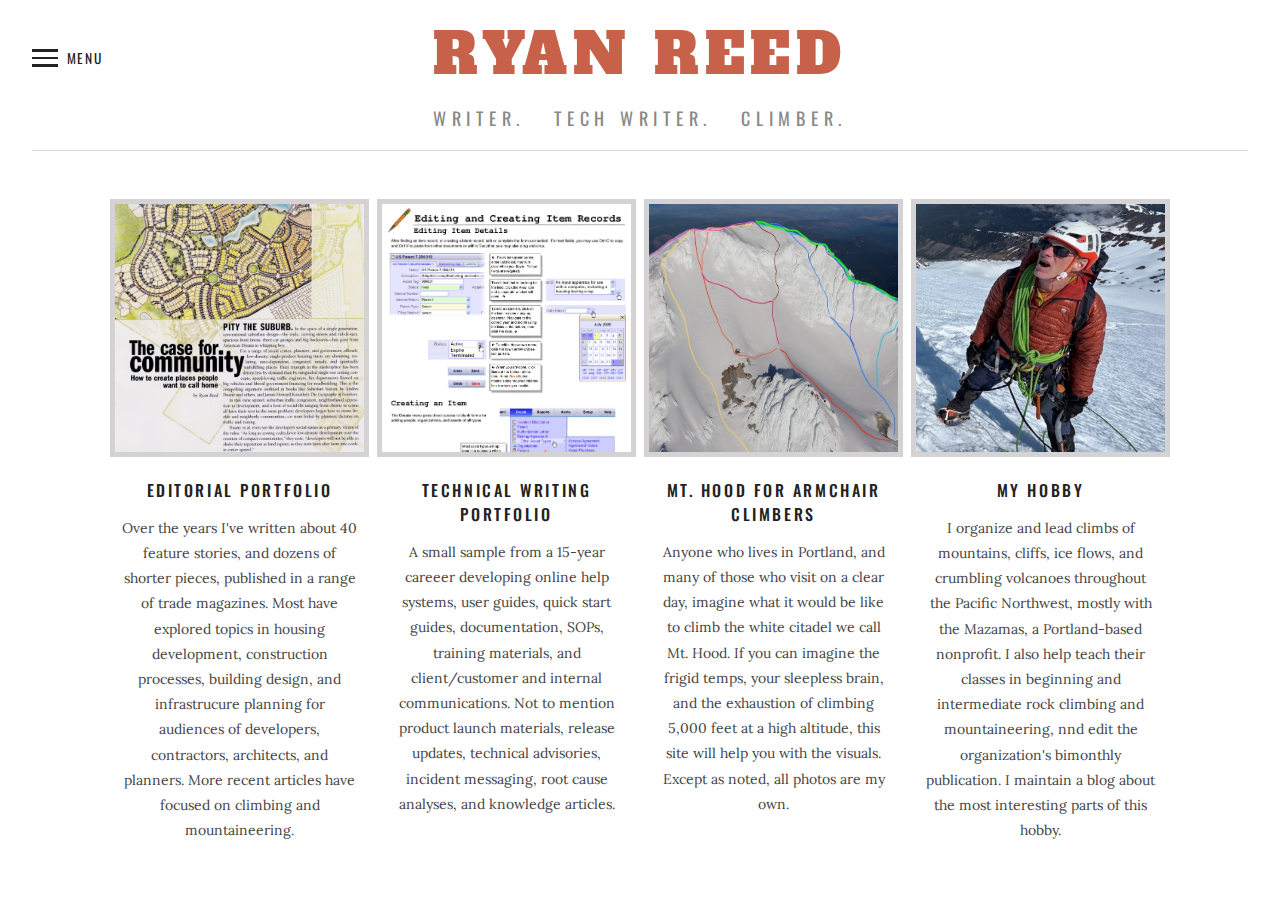
<file: index.html>
<!doctype html>
<html lang="en">
  <head>
    <meta charset="UTF-8" />
    <meta name="viewport" content="width=device-width, initial-scale=1.0" />
    <title>Ryan Reed - Portfolio</title>
    <link rel="preconnect" href="https://fonts.googleapis.com" />
    <link rel="preconnect" href="https://fonts.gstatic.com" crossorigin />
    <link
      href="https://fonts.googleapis.com/css2?family=Alfa+Slab+One&family=Oswald:wght@400;500&family=Lora:ital,wght@0,400;1,400&display=swap"
      rel="stylesheet"
    />
    <style>
      *,
      *::before,
      *::after {
        box-sizing: border-box;
        margin: 0;
        padding: 0;
      }

      :root {
        --white: #ffffff;
        --mid-gray: #888;
        --dark: #222;
        --salmon: #c8614a;
        --menu-bg: #888888;
      }

      body {
        background: var(--white);
        color: var(--dark);
        font-family: "Lora", Georgia, serif;
        min-height: 100vh;
      }

      /* ── HEADER ── */
      header {
        background: var(--white);
        padding: 1.5rem 2rem 0;
      }

      .header-top {
        display: flex;
        align-items: center;
        justify-content: center;
        position: relative;
        padding-bottom: 0.4rem;
      }

      .hamburger-wrap {
        position: absolute;
        left: 0;
        top: 50%;
        transform: translateY(-50%);
        display: flex;
        align-items: center;
        gap: 0.55rem;
        cursor: pointer;
        background: none;
        border: none;
        padding: 0;
      }
      .bars {
        display: flex;
        flex-direction: column;
        gap: 5px;
      }
      .bars span {
        display: block;
        width: 26px;
        height: 2.5px;
        background: var(--dark);
        transition: all 0.3s ease;
        transform-origin: center;
      }
      .hamburger-wrap.open .bars span:nth-child(1) {
        transform: translateY(7.5px) rotate(45deg);
      }
      .hamburger-wrap.open .bars span:nth-child(2) {
        opacity: 0;
      }
      .hamburger-wrap.open .bars span:nth-child(3) {
        transform: translateY(-7.5px) rotate(-45deg);
      }

      .menu-label {
        font-family: "Oswald", sans-serif;
        font-size: 0.85rem;
        font-weight: 400;
        letter-spacing: 0.12em;
        text-transform: uppercase;
        color: var(--dark);
      }

      h1 {
        font-family: "Alfa Slab One", serif;
        font-size: clamp(2rem, 7vw, 3.5rem);
        font-weight: 200;
        color: var(--salmon);
        letter-spacing: 0.1em;
        text-align: center;
        line-height: 1.1;
      }

      .tagline {
        text-align: center;
        font-family: "Oswald", sans-serif;
        font-size: 1.12rem;
        font-weight: 400;
        letter-spacing: 0.32em;
        text-transform: uppercase;
        color: var(--mid-gray);
        padding: 0.8rem 0 1.2rem;
      }

      .header-rule {
        border: none;
        border-top: 1px solid #ddd;
      }

      /* ── DROPDOWN NAV ── */
      .nav-menu {
        background: var(--menu-bg);
        overflow: hidden;
        max-height: 0;
        transition: max-height 0.35s ease;
      }
      .nav-menu.open {
        max-height: 56px;
      }

      .nav-menu-inner {
        display: flex;
        align-items: center;
        padding: 0 2rem;
        height: 52px;
      }
      .nav-menu a {
        font-family: "Oswald", sans-serif;
        font-size: 0.78rem;
        font-weight: 400;
        letter-spacing: 0.12em;
        text-transform: uppercase;
        color: #fff;
        text-decoration: none;
        padding: 0 1.4rem;
        height: 52px;
        display: flex;
        align-items: center;
        white-space: nowrap;
        transition: background 0.2s;
      }
      .nav-menu a:hover {
        background: rgba(0, 0, 0, 0.15);
      }

      /* Mobile stacked */
      @media (max-width: 680px) {
        .nav-menu.open {
          max-height: 220px;
        }
        .nav-menu-inner {
          flex-direction: column;
          height: auto;
          padding: 0;
        }
        .nav-menu a {
          width: 100%;
          padding: 0 2rem;
          height: 50px;
          border-bottom: 1px solid rgba(255, 255, 255, 0.1);
        }
      }

      /* ── MAIN ── */
      main {
        max-width: 1100px;
        margin: 0 auto;
        padding: 3rem 2rem 5rem;
      }

      .portfolio-grid {
        display: grid;
        grid-template-columns: repeat(4, 1fr);
        gap: 2rem;
      }

      .card a {
        display: block;
        text-decoration: none;
      }

      .card-img {
        width: 110%;
        margin-left: -5%;
        aspect-ratio: 1 / 1;
        object-fit: cover;
        display: block;
        border: 5px solid #d4d2d2;
      }

      /* Placeholder when no real image */
      .card-placeholder {
        width: 100%;
        aspect-ratio: 4 / 3;
        display: flex;
        align-items: center;
        justify-content: center;
      }

      .card-title {
        font-family: "Oswald", sans-serif;
        font-size: 1rem;
        font-weight: 500;
        letter-spacing: 0.16em;
        text-transform: uppercase;
        text-align: center;
        color: var(--dark);
        margin: 1.3rem 0 0.85rem;
        line-height: 1.5;
      }

      .card-body {
        font-family: "Lora", serif;
        font-size: 0.875rem;
        line-height: 1.8;
        color: #444;
        text-align: center;
      }

      /* Responsive */
      @media (max-width: 900px) {
        .portfolio-grid {
          grid-template-columns: repeat(2, 1fr);
        }
      }
      @media (max-width: 520px) {
        .portfolio-grid {
          grid-template-columns: 1fr;
        }
        h1 {
          font-size: 2.4rem;
        }
      }
    </style>
  </head>
  <body>
    <!-- HEADER -->
    <header>
      <div class="header-top">
        <button
          class="hamburger-wrap"
          id="hamburger"
          aria-label="Toggle navigation menu"
        >
          <div class="bars"><span></span><span></span><span></span></div>
          <span class="menu-label">Menu</span>
        </button>
        <h1>RYAN REED</h1>
      </div>
      <p class="tagline">
        Writer.&nbsp;&nbsp;&nbsp;Tech Writer.&nbsp;&nbsp;&nbsp;Climber.
      </p>
      <hr class="header-rule" />
    </header>

    <!-- DROPDOWN NAV -->
    <nav class="nav-menu" id="navMenu" aria-label="Main navigation">
      <div class="nav-menu-inner">
        <a href="#">Editorial Work</a>
        <a href="#">Tech Writing</a>
        <a href="#">Mt. Hood Demo Site</a>
        <a href="#">Climbing Blog</a>
      </div>
    </nav>

    <!-- PORTFOLIO -->
    <main>
      <div class="portfolio-grid">
        <!-- Card 1 -->
        <div class="card">
          <a href="https://www.clippings.me/ryanrreed">
            <img
              class="card-img"
              src="images/Case_660sq.jpg"
              alt="Editorial Portfolio"
            />
          </a>
          <h2 class="card-title">Editorial Portfolio</h2>
          <p class="card-body">
            Over the years I've written about 40 feature stories, and dozens of
            shorter pieces, published in a range of trade magazines. Most have
            explored topics in housing development, construction processes,
            building design, and infrastrucure planning for audiences of
            developers, contractors, architects, and planners. More recent
            articles have focused on climbing and mountaineering.
          </p>
        </div>

        <!-- Card 2 -->
        <div class="card">
          <a href="https://ryanreed.journoportfolio.com/">
            <img
              class="card-img"
              src="images/Decphr_EditRec580.jpg"
              alt="Technical Writing Portfolio"
            />
          </a>
          <h2 class="card-title">Technical Writing<br />Portfolio</h2>
          <p class="card-body">
            A small sample from a 15-year careeer developing online help
            systems, user guides, quick start guides, documentation, SOPs,
            training materials, and client/customer and internal communications.
            Not to mention product launch materials, release updates, technical
            advisories, incident messaging, root cause analyses, and knowledge
            articles.
          </p>
        </div>

        <!-- Card 3 -->
        <div class="card">
          <a href="./Hood/Hoodx2_v5.html">
            <img
              class="card-img"
              src="images/HdSumm_625.jpeg"
              alt="Mt. Hood for Armchair Climbers"
            />
          </a>
          <h2 class="card-title">Mt. Hood for Armchair<br />Climbers</h2>
          <p class="card-body">
            Anyone who lives in Portland, and many of those who visit on a clear
            day, imagine what it would be like to climb the white citadel we
            call Mt. Hood. If you can imagine the frigid temps, your sleepless
            brain, and the exhaustion of climbing 5,000 feet at a high altitude,
            this site will help you with the visuals. Except as noted, all
            photos are my own.
          </p>
        </div>

        <!-- Card 4 -->
        <div class="card">
          <a href="https://ryanreedpnw.wordpress.com/">
            <img class="card-img" src="images/RR_Baker4.JPG" alt="My Hobby" />
          </a>
          <h2 class="card-title">My Hobby</h2>
          <p class="card-body">
            I organize and lead climbs of mountains, cliffs, ice flows, and
            crumbling volcanoes throughout the Pacific Northwest, mostly with
            the Mazamas, a Portland-based nonprofit. I also help teach their
            classes in beginning and intermediate rock climbing and
            mountaineering, nnd edit the organization's bimonthly publication. I
            maintain a blog about the most interesting parts of this hobby.
          </p>
        </div>
      </div>
    </main>

    <script>
      const hamburger = document.getElementById("hamburger");
      const navMenu = document.getElementById("navMenu");

      hamburger.addEventListener("click", () => {
        hamburger.classList.toggle("open");
        navMenu.classList.toggle("open");
      });

      navMenu.querySelectorAll("a").forEach((link) => {
        link.addEventListener("click", () => {
          hamburger.classList.remove("open");
          navMenu.classList.remove("open");
        });
      });
    </script>
  </body>
</html>
</file>
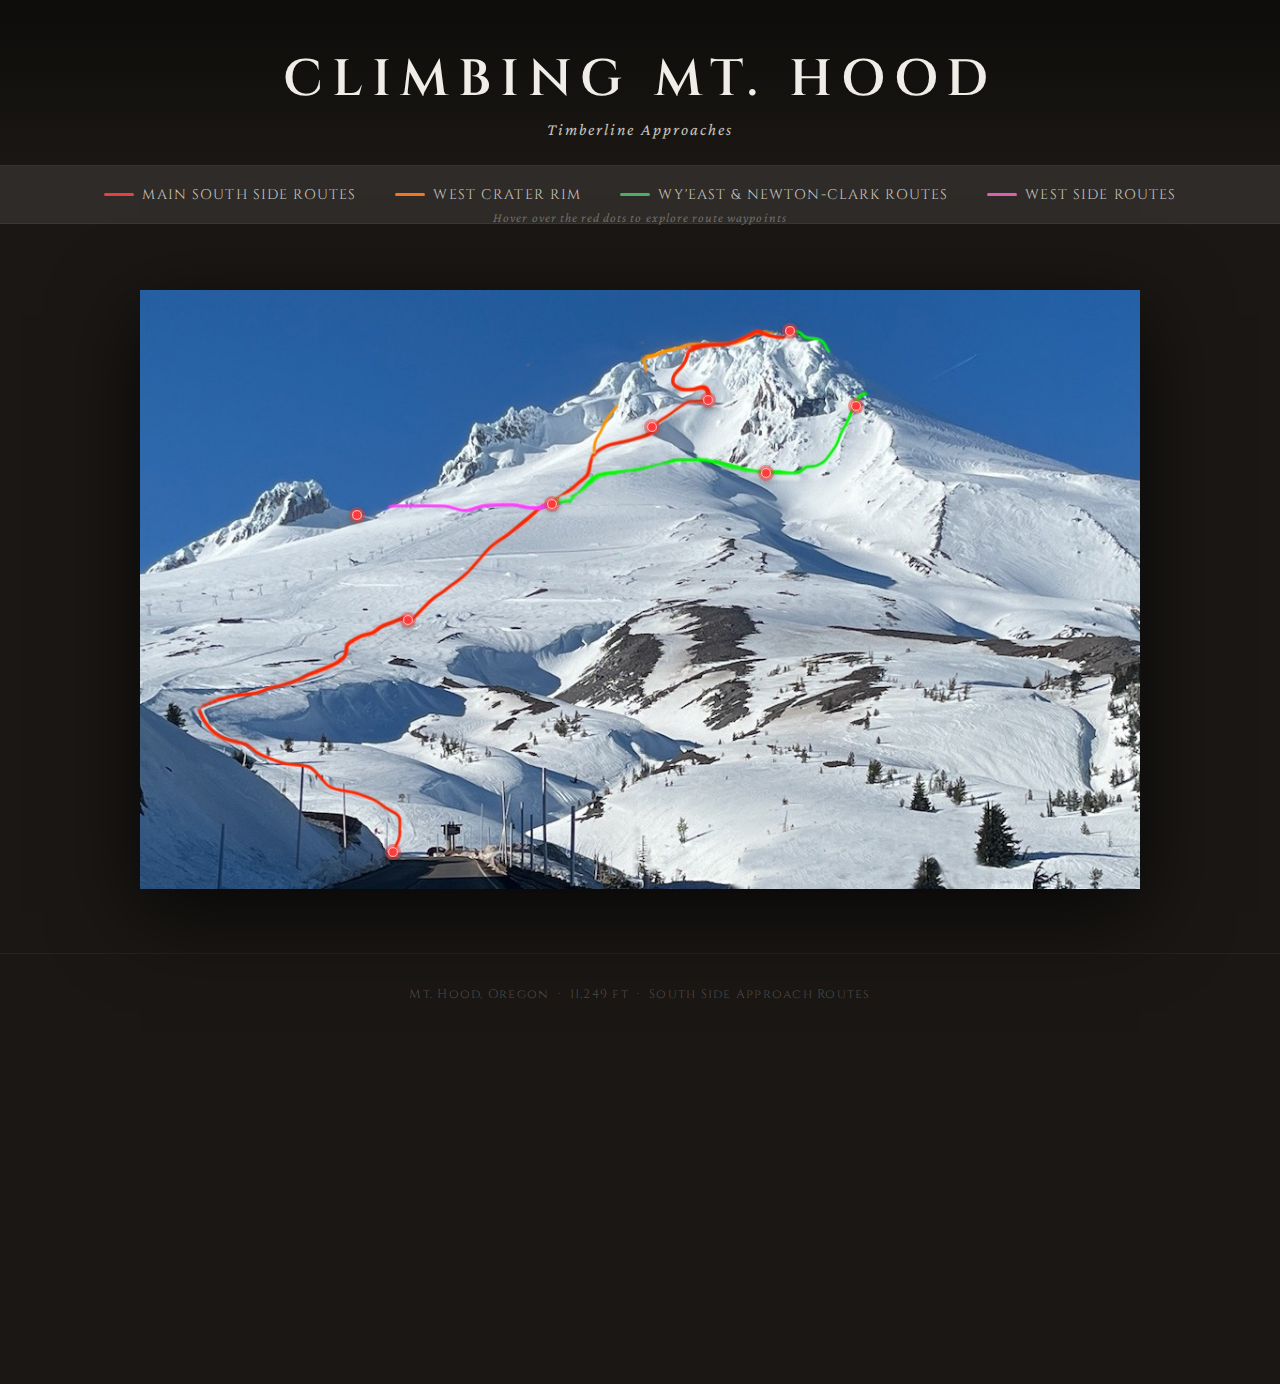
<file: Hood/HoodSouthSide.html>
<!doctype html>
<html lang="en">
  <head>
    <meta charset="UTF-8" />
    <meta name="viewport" content="width=device-width, initial-scale=1.0" />
    <title>Cimbing Mt. Hood</title>
    <link rel="preconnect" href="https://fonts.googleapis.com" />
    <link
      href="https://fonts.googleapis.com/css2?family=Cinzel:wght@400;600;700&family=Crimson+Pro:ital,wght@0,300;0,400;1,300;1,400&display=swap"
      rel="stylesheet"
    />
    <style>
      *,
      *::before,
      *::after {
        box-sizing: border-box;
        margin: 0;
        padding: 0;
      }

      :root {
        --stone: #1a1714;
        --ash: #2e2b28;
        --mist: #c8c4bc;
        --snow: #f0ede8;
        --gold: #c9a84c;
        --red: #e84040;
        --orange: #f07820;
        --green: #4caf6a;
        --pink: #e060b0;
        --dot-size: 10px;
      }

      html,
      body {
        width: 100%;
        min-height: 100vh;
        background: var(--stone);
        color: var(--snow);
        font-family: "Crimson Pro", Georgia, serif;
        overflow-x: hidden;
      }

      /* ── Header ── */
      header {
        text-align: center;
        padding: 2.8rem 1rem 1.6rem;
        background: linear-gradient(to bottom, #0d0c0a, var(--stone));
        border-bottom: 1px solid rgba(201, 168, 76, 0.25);
      }
      header h1 {
        font-family: "Cinzel", serif;
        font-size: clamp(1.8rem, 4vw, 3.2rem);
        font-weight: 600;
        letter-spacing: 0.18em;
        color: var(--snow);
        text-transform: uppercase;
      }
      header p.sub {
        font-size: 1.05rem;
        color: var(--mist);
        letter-spacing: 0.12em;
        margin-top: 0.4rem;
        font-style: italic;
      }

      /* ── Legend ── */
      .legend {
        display: flex;
        flex-wrap: wrap;
        justify-content: center;
        gap: 1.2rem 2.4rem;
        padding: 1.2rem 1rem;
        background: var(--ash);
        border-bottom: 1px solid rgba(255, 255, 255, 0.06);
      }
      .legend-item {
        display: flex;
        align-items: center;
        gap: 0.55rem;
        font-size: 0.88rem;
        letter-spacing: 0.08em;
        color: var(--mist);
        text-transform: uppercase;
        font-family: "Cinzel", serif;
        font-weight: 400;
      }
      .legend-line {
        width: 30px;
        height: 3px;
        border-radius: 2px;
      }

      /* ── Map container ── */
      .map-wrap {
        position: relative;
        display: flex;
        justify-content: center;
        align-items: flex-start;
        padding: 3rem 1rem 4rem;
      }
      .map-inner {
        position: relative;
        display: inline-block;
        line-height: 0;
        box-shadow: 0 24px 80px rgba(0, 0, 0, 0.7);
      }
      .map-inner img {
        display: block;
        max-width: 100%;
        height: auto;
        /* natural size cap so dots stay proportionally placed */
        max-width: min(1000px, 100vw - 2rem);
      }

      /* ── Hotspot dots ── */
      .hotspot {
        position: absolute;
        width: var(--dot-size);
        height: var(--dot-size);
        border-radius: 50%;
        background: #ff3a3a;
        border: 1.5px solid #fff;
        box-shadow:
          0 0 0 3px rgba(255, 58, 58, 0.45),
          0 2px 8px rgba(0, 0, 0, 0.6);
        transform: translate(-50%, -50%);
        cursor: pointer;
        z-index: 10;
        transition:
          transform 0.18s,
          box-shadow 0.18s;
      }
      .hotspot:hover,
      .hotspot:focus {
        transform: translate(-50%, -50%) scale(0.8);
        box-shadow:
          0 0 0 5px rgba(255, 58, 58, 0.55),
          0 4px 10px rgba(0, 0, 0, 0.7);
        outline: none;
      }
      /* pulse ring */
      .hotspot::after {
        content: "";
        position: absolute;
        inset: -1px;
        border-radius: 20%;
        border: 2px solid rgba(255, 100, 100, 0.5);
        animation: pulse 2.4s ease-out infinite;
      }
      @keyframes pulse {
        0% {
          transform: scale(1);
          opacity: 0.7;
        }
        70% {
          transform: scale(2.2);
          opacity: 0;
        }
        100% {
          transform: scale(2.2);
          opacity: 0;
        }
      }

      /* ── Hoverbox ── */
      .hoverbox {
        position: absolute;
        z-index: 100;
        width: 600px;
        background: rgba(20, 18, 15, 0.97);
        border: 1px solid rgba(201, 168, 76, 0.45);
        border-radius: 6px;
        box-shadow: 0 20px 60px rgba(0, 0, 0, 0.82);
        pointer-events: none;
        opacity: 0;
        transform: translateY(8px) scale(0.97);
        transition:
          opacity 0.82s ease,
          transform 0.82s ease;
        overflow: hidden;
      }
      .hoverbox.visible {
        opacity: 1;
        transform: translateY(0) scale(1);
        pointer-events: auto;
      }

      .hoverbox-img {
        width: 100%;
        height: 350px;
        object-fit: cover;
        display: block;
        background: #2a2620;
      }
      .hoverbox-img-placeholder {
        width: 100%;
        height: 350px;
        background: linear-gradient(
          135deg,
          #2a2620 0%,
          #3a3530 50%,
          #2a2620 100%
        );
        display: flex;
        align-items: center;
        justify-content: center;
        color: rgba(200, 196, 188, 0.35);
        font-family: "Cinzel", serif;
        font-size: 0.9rem;
        letter-spacing: 0.18em;
        text-transform: uppercase;
      }
      .hoverbox-body {
        padding: 1.4rem 1.6rem 1.6rem;
      }
      .hoverbox-route {
        font-family: "Cinzel", serif;
        font-size: 0.75rem;
        letter-spacing: 0.2em;
        text-transform: uppercase;
        color: var(--gold);
        margin-bottom: 0.4rem;
      }
      .hoverbox-name {
        font-family: "Cinzel", serif;
        font-size: 1.45rem;
        font-weight: 600;
        color: var(--snow);
        line-height: 1.3;
        margin-bottom: 0.25rem;
      }
      .hoverbox-elev {
        font-size: 1.05rem;
        color: var(--mist);
        font-style: italic;
        margin-bottom: 0.9rem;
        letter-spacing: 0.05em;
      }
      .hoverbox-divider {
        height: 1px;
        background: rgba(201, 168, 76, 0.25);
        margin-bottom: 0.9rem;
      }
      .hoverbox-desc {
        font-size: 1.05rem;
        line-height: 1.7;
        color: var(--mist);
        font-weight: 300;
      }

      /* ── Footer ── */
      footer {
        text-align: center;
        padding: 2rem 1rem;
        color: rgba(200, 196, 188, 0.3);
        font-size: 0.78rem;
        letter-spacing: 0.1em;
        font-family: "Cinzel", serif;
        border-top: 1px solid rgba(255, 255, 255, 0.05);
      }

      /* Tooltip hint */
      .hint {
        text-align: center;
        padding: 0.6rem;
        font-size: 0.82rem;
        letter-spacing: 0.08em;
        color: rgba(200, 196, 188, 0.45);
        font-style: italic;
        margin-top: -1.5rem;
        margin-bottom: 0.5rem;
      }
    </style>
  </head>
  <body>
    <header>
      <h1>Climbing Mt. Hood</h1>
      <p class="sub">Timberline Approaches</p>
    </header>

    <div class="legend">
      <div class="legend-item">
        <div class="legend-line" style="background: var(--red)"></div>
        Main South Side Routes
      </div>
      <div class="legend-item">
        <div class="legend-line" style="background: var(--orange)"></div>
        West Crater Rim
      </div>
      <div class="legend-item">
        <div class="legend-line" style="background: var(--green)"></div>
        Wy'east &amp; Newton-Clark Routes
      </div>
      <div class="legend-item">
        <div class="legend-line" style="background: var(--pink)"></div>
        West Side Routes
      </div>
    </div>

    <p class="hint">Hover over the red dots to explore route waypoints</p>

    <div class="map-wrap">
      <div class="map-inner" id="mapInner">
        <img
          id="mapImg"
          src="images/IMG_9625_annotV3.jpg"
          alt="Mt. Hood South Side Routes annotated photo"
        />

        <!-- ─────────────────────────────────────────
         HOTSPOTS — positions computed from pixel analysis of the annotated photo
         Image: 2000 × 1244 px
    ───────────────────────────────────────── -->

        <!-- Dot 1 · Summit  -->
        <div
          class="hotspot"
          style="left: 65%; top: 6.8%"
          data-id="1"
          tabindex="0"
          data-route="Main Southside Route"
          data-name="Summit"
          data-elev="11,249 ft / 3,429 m"
          data-desc="The highest point in Oregon. Views extend to Mt. Jefferson, the Three Sisters, Mt. Rainier, and Mt. Adams on a clear day. All four routes converge here. Most parties descend the South Side route."
          data-img="images/IMG_6678_35.jpeg"
        ></div>

        <!-- Dot 2 · Old Chute -->
        <!--
        <div
          class="hotspot"
          style="left: 54.27%; top: 13.12%"
          data-id="2"
          tabindex="0"
          data-route="Main Southside Route"
          data-name="Old Chute"
          data-elev="11,100 ft / 3,383 m"
          data-desc="The most popular path to the summit ridge, the Old Chute can be a romp in soft snow or a difficult ascent when icy. It can be downright crowded on nice spring days. Either way, it steepens toward the ridge and can scare many beginners with its huge exposure."
          data-img="images/IMG_8753.jpeg"
        ></div>
-->
        <!-- Dot 3 · West Crater Wall -->

        <!--
        <div
          class="hotspot"
          style="left: 52.56%; top: 27.15%"
          data-id="3"
          tabindex="0"
          data-route="West Crater Rim Route"
          data-name="West Crater Wall"
          data-elev="10,980 ft / 3,347 m"
          data-desc=""
          data-img="images/IMG_1806_35.jpeg"
        ></div>
        -->

        <!-- Dot 4 · Hogsback -->
        <!--
        <div
          class="hotspot"
          style="left: 55.25%; top: 29.81%"
          data-id="4"
          tabindex="0"
          data-route="Main Southside Route"
          data-name="Hogsback"
          data-elev="11,050 ft / 3,368 m"
          data-desc="Though it changes from year to year, the low spot of this lovely geometric arc of this wind-sculpted feature is always a welcome sight: a lovely perch before the grand finale, the final push to the summit. The arc steepens as it rises, but is abruptly sliced by a deep bergschrund just before the towers."
          data-img="images/IMG_0085.jpeg"
        ></div>
-->

        <!-- Dot 5 · Devil's Kitchen -->
        <div
          class="hotspot"
          style="left: 56.79%; top: 18.37%"
          data-id="5"
          tabindex="0"
          data-route="Main Southside Route"
          data-name="Devil's Kitchen"
          data-elev="10,700 ft / 3,261 m"
          data-desc="After four hours of cimbing ever steeper snow slopes, the abrupt level ground of Devils Kitchen is a welcome sight. But the stench of sulfurous fumes rising from huge fumaroles is a reminder this is dangerous ground. Follow boot tracks or probe for holes."
          data-img="images/IMG_9403.jpeg"
        ></div>

        <!-- Dot 6 · Crater Rock base -->
        <!--
        <div
          class="hotspot"
          style="left: 47.72%; top: 33.39%"
          data-id="6"
          tabindex="0"
          data-route="Main Southside Route"
          data-name="Crater Rock Base"
          data-elev="10,400 ft / 3,170 m"
          data-desc="Crater Rock is the prominent volcanic plug that divides the upper South Side. The standard route passes to the right (east) while the orange West Crater Rim variant wraps left. Sulfurous fumaroles near the base provide faint warmth on cold mornings. Route-finding here is critical in whiteout conditions."
          data-img=""
        ></div>
        -->

        <!-- Dot 7 · Wy'east Ridge -->
        <div
          class="hotspot"
          style="left: 71.58%; top: 19.35%"
          data-id="7"
          tabindex="0"
          data-route="Wy'east &amp; Newton-Clark Routes"
          data-name="Wy'east Ridge"
          data-elev="9,700 ft / 2,957 m"
          data-desc="east-side approach.Rockfall from the east face cliffs."
          data-img="images/IMG_2427.jpeg"
        ></div>

        <!-- Dot 8 · Triangle Moraine -->
        <div
          class="hotspot"
          style="left: 51.18%; top: 22.8%"
          data-id="8"
          tabindex="0"
          data-route="Main Southside Route"
          data-name="Top of Triangle Moraine"
          data-elev="9,600 ft / 2,926 m"
          data-desc="Triangle Moraine becomes apparent where it tops out in a flat spot along the ridge halfway between the Palmer lift and Devil's Kitchen.   base of the volcanic rock band known as Steel Cliffs. The route steepens significantly above the top of the Palmer chairlift, funneling climbers between cliff bands. Crampon use becomes necessary on firm morning snow. Both the orange West Crater Rim and the main route navigate through gaps in the cliffs above."
          data-img="images/IMG_3010.jpeg"
        ></div>

        <!-- Dot 9 · White River Glacier (green route) -->
        <div
          class="hotspot"
          style="left: 62.55%; top: 30.48%"
          data-id="9"
          tabindex="0"
          data-route="Wy'east &amp; Newton-Clark Routes"
          data-name="White River Glacier"
          data-elev="8,900 ft / 2,713 m"
          data-desc="Traversing from Palmer rightward into the White River canyon takes you onto a dying glacier with several large crevasses. Continue up to the East Crater Rim and Newton-Clark routes."
          data-img="images/IMG_2241_35.jpeg"
        ></div>

        <!-- Dot 10 · Top of Palmer -->
        <div
          class="hotspot"
          style="left: 41.18%; top: 35.73%"
          data-id="10"
          tabindex="0"
          data-route="Main Southside Route"
          data-name="Top of the Palmer Lift"
          data-elev="8,540 ft / 2,603 m"
          data-desc="You've trudged up snowcat tracks in the dark for two hours. This is the official Wilderness boundary, and the mountain begins to feel wilder. No grooming, no cats. This is where crampons usually go on. It doesn't get hard, but it gets a bit more serious."
          data-img="images/IMG_9843.jpeg"
        ></div>

        <!-- Dot 11 · Illumination Saddle  -->
        <div
          class="hotspot"
          style="left: 21.72%; top: 37.53%"
          data-id="11"
          tabindex="0"
          data-route="West Side Routes"
          data-name="Illumination Saddle"
          data-elev="9,300 ft / 2,835 m"
          data-desc="The critical junction where west-side routes split from the main South Side. The Illumination Saddle route traverses left across the upper Palmer snowfield, offering access to Illumination Rock and the Reid Glacier headwall. A serious glaciated objective recommended only for experienced roped parties."
          data-img="images/IMG_2898.jpeg"
        ></div>

        <!-- Dot 14 · Silcox waypoint -->
        <div
          class="hotspot"
          style="left: 26.77%; top: 55.02%"
          data-id="14"
          tabindex="0"
          data-route="Main Southside Route"
          data-name="Magic Mile / Silcox Hut"
          data-elev="6,200 ft / 1,890 m"
          data-desc="The Silcox Hut and the upper terminal of the Magic Mile chairlift are the first waypoints. Congratulations, you've completed about 1/8th of the mountain."
          data-img="images/IMG_6196_35.jpeg"
        ></div>

        <!-- Dot 15 · Bottom / Timberline Lodge trailhead -->
        <div
          class="hotspot"
          style="left: 25.29%; top: 93.8%"
          data-id="15"
          tabindex="0"
          data-route="Main Southside Route"
          data-name="Timberline"
          data-elev="5,970 ft / 1,820 m"
          data-desc="The usual starting point for South Side ascents of Mt. Hood. Most summit parties depart the Salmon River (Climber's) lot between midnight and 3 a.m. to reach the summit on hard morning snow before afternoon warming softens the upper slopes and increases hazard."
          data-img="images/IMG_2113_TLPk_35.jpeg"
        ></div>
      </div>
      <!-- .map-inner -->
    </div>
    <!-- .map-wrap -->

    <!-- ── Single shared hoverbox ── -->
    <div class="hoverbox" id="hoverbox" role="tooltip" aria-live="polite">
      <div class="hoverbox-img-placeholder" id="hbImgWrap">
        Photo coming soon
      </div>
      <div class="hoverbox-body">
        <div class="hoverbox-route" id="hbRoute"></div>
        <div class="hoverbox-name" id="hbName"></div>
        <div class="hoverbox-elev" id="hbElev"></div>
        <div class="hoverbox-divider"></div>
        <div class="hoverbox-desc" id="hbDesc"></div>
      </div>
    </div>

    <footer>
      Mt. Hood, Oregon &nbsp;·&nbsp; 11,249 ft &nbsp;·&nbsp; South Side Approach
      Routes
    </footer>

    <script>
      (function () {
        const mapInner = document.getElementById("mapInner");
        const mapImg = document.getElementById("mapImg");
        const hoverbox = document.getElementById("hoverbox");
        const hbRoute = document.getElementById("hbRoute");
        const hbName = document.getElementById("hbName");
        const hbElev = document.getElementById("hbElev");
        const hbDesc = document.getElementById("hbDesc");
        const hbImgWrap = document.getElementById("hbImgWrap");

        let activeHotspot = null;
        let hideTimer = null;

        function showHoverbox(dot) {
          clearTimeout(hideTimer);

          // Populate content
          hbRoute.textContent = dot.dataset.route;
          hbName.textContent = dot.dataset.name;
          hbElev.textContent = dot.dataset.elev;
          hbDesc.textContent = dot.dataset.desc;

          // Image or placeholder
          hbImgWrap.innerHTML = "";
          if (dot.dataset.img) {
            const img = document.createElement("img");
            img.src = dot.dataset.img;
            img.alt = dot.dataset.name;
            img.className = "hoverbox-img";
            hbImgWrap.appendChild(img);
          } else {
            hbImgWrap.textContent = "Photo coming soon";
            hbImgWrap.className = "hoverbox-img-placeholder";
          }

          // Position relative to the map-inner container
          const mapRect = mapInner.getBoundingClientRect();
          const dotRect = dot.getBoundingClientRect();
          const hbW = 600;
          const hbH = 600; // approx

          // Dot center relative to mapInner
          const dotLeft = dotRect.left - mapRect.left + dotRect.width / 2;
          const dotTop = dotRect.top - mapRect.top + dotRect.height / 2;

          // Decide horizontal placement
          let left, top;
          const spaceRight = mapRect.width - dotLeft;
          const spaceLeft = dotLeft;

          if (spaceRight >= hbW + 20) {
            left = dotLeft + 14;
          } else if (spaceLeft >= hbW + 20) {
            left = dotLeft - hbW - 14;
          } else {
            left = Math.max(
              4,
              Math.min(dotLeft - hbW / 2, mapRect.width - hbW - 4),
            );
          }

          // Decide vertical placement
          const spaceBelow = mapRect.height - dotTop;
          if (spaceBelow >= hbH + 20) {
            top = dotTop + 14;
          } else {
            top = Math.max(4, dotTop - hbH - 14);
          }

          hoverbox.style.left = left + "px";
          hoverbox.style.top = top + "px";

          // Append to mapInner for correct stacking
          if (hoverbox.parentElement !== mapInner) {
            mapInner.appendChild(hoverbox);
          }

          hoverbox.classList.add("visible");
          activeHotspot = dot;
        }

        function hideHoverbox() {
          hideTimer = setTimeout(() => {
            hoverbox.classList.remove("visible");
            activeHotspot = null;
          }, 120);
        }

        // Keep visible when hovering the box itself
        hoverbox.addEventListener("mouseenter", () => clearTimeout(hideTimer));
        hoverbox.addEventListener("mouseleave", hideHoverbox);

        document.querySelectorAll(".hotspot").forEach((dot) => {
          dot.addEventListener("mouseenter", () => showHoverbox(dot));
          dot.addEventListener("mouseleave", hideHoverbox);
          dot.addEventListener("focus", () => showHoverbox(dot));
          dot.addEventListener("blur", hideHoverbox);
          // Mobile tap toggle
          dot.addEventListener("click", (e) => {
            e.stopPropagation();
            if (
              activeHotspot === dot &&
              hoverbox.classList.contains("visible")
            ) {
              hideHoverbox();
            } else {
              showHoverbox(dot);
            }
          });
        });

        document.addEventListener("click", () => {
          hoverbox.classList.remove("visible");
          activeHotspot = null;
        });
      })();
    </script>
  </body>
</html>
</file>
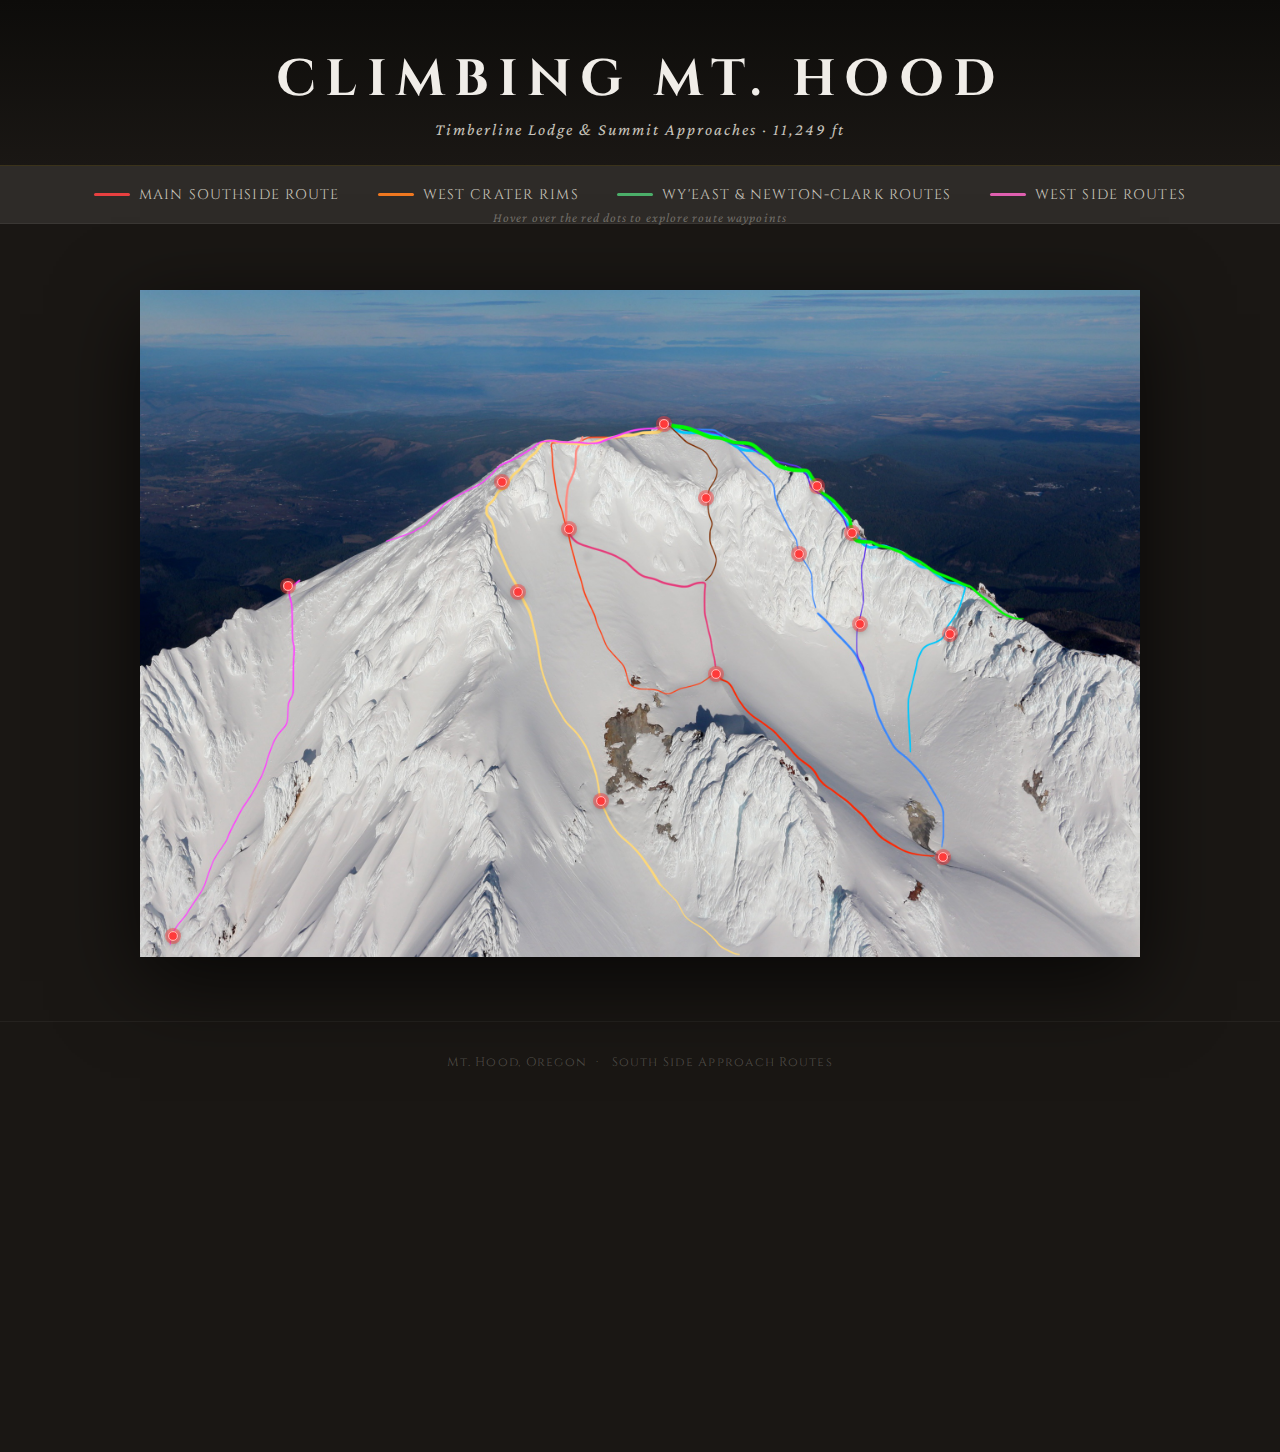
<file: Hood/HoodSummit.html>
<!doctype html>
<html lang="en">
  <head>
    <meta charset="UTF-8" />
    <meta name="viewport" content="width=device-width, initial-scale=1.0" />
    <title>Cimbing Mt. Hood</title>
    <link rel="preconnect" href="https://fonts.googleapis.com" />
    <link
      href="https://fonts.googleapis.com/css2?family=Cinzel:wght@400;600;700&family=Crimson+Pro:ital,wght@0,300;0,400;1,300;1,400&display=swap"
      rel="stylesheet"
    />
    <style>
      *,
      *::before,
      *::after {
        box-sizing: border-box;
        margin: 0;
        padding: 0;
      }

      :root {
        --stone: #1a1714;
        --ash: #2e2b28;
        --mist: #c8c4bc;
        --snow: #f0ede8;
        --gold: #c9a84c;
        --red: #e84040;
        --orange: #f07820;
        --green: #4caf6a;
        --pink: #e060b0;
        --dot-size: 10px;
      }

      html,
      body {
        width: 100%;
        min-height: 100vh;
        background: var(--stone);
        color: var(--snow);
        font-family: "Crimson Pro", Georgia, serif;
        overflow-x: hidden;
      }

      /* ── Header ── */
      header {
        text-align: center;
        padding: 2.8rem 1rem 1.6rem;
        background: linear-gradient(to bottom, #0d0c0a, var(--stone));
        border-bottom: 1px solid rgba(201, 168, 76, 0.25);
      }
      header h1 {
        font-family: "Cinzel", serif;
        font-size: clamp(1.8rem, 4vw, 3.2rem);
        font-weight: 700;
        letter-spacing: 0.18em;
        color: var(--snow);
        text-transform: uppercase;
      }
      header p.sub {
        font-size: 1.05rem;
        color: var(--mist);
        letter-spacing: 0.12em;
        margin-top: 0.4rem;
        font-style: italic;
      }

      /* ── Legend ── */
      .legend {
        display: flex;
        flex-wrap: wrap;
        justify-content: center;
        gap: 1.2rem 2.4rem;
        padding: 1.2rem 1rem;
        background: var(--ash);
        border-bottom: 1px solid rgba(255, 255, 255, 0.06);
      }
      .legend-item {
        display: flex;
        align-items: center;
        gap: 0.55rem;
        font-size: 0.88rem;
        letter-spacing: 0.08em;
        color: var(--mist);
        text-transform: uppercase;
        font-family: "Cinzel", serif;
        font-weight: 400;
      }
      .legend-line {
        width: 36px;
        height: 3px;
        border-radius: 2px;
      }

      /* ── Map container ── */
      .map-wrap {
        position: relative;
        display: flex;
        justify-content: center;
        align-items: flex-start;
        padding: 3rem 1rem 4rem;
      }
      .map-inner {
        position: relative;
        display: inline-block;
        line-height: 0;
        box-shadow: 0 24px 80px rgba(0, 0, 0, 0.7);
      }
      .map-inner img {
        display: block;
        max-width: 100%;
        height: auto;
        /* natural size cap so dots stay proportionally placed */
        max-width: min(1000px, 100vw - 2rem);
      }

      /* ── Hotspot dots ── */
      .hotspot {
        position: absolute;
        width: var(--dot-size);
        height: var(--dot-size);
        border-radius: 50%;
        background: #ff3a3a;
        border: 1.5px solid #fff;
        box-shadow:
          0 0 0 3px rgba(255, 58, 58, 0.45),
          0 2px 8px rgba(0, 0, 0, 0.6);
        transform: translate(-50%, -50%);
        cursor: pointer;
        z-index: 10;
        transition:
          transform 0.18s,
          box-shadow 0.18s;
      }
      .hotspot:hover,
      .hotspot:focus {
        transform: translate(-50%, -50%) scale(0.8);
        box-shadow:
          0 0 0 5px rgba(255, 58, 58, 0.55),
          0 4px 10px rgba(0, 0, 0, 0.7);
        outline: none;
      }
      /* pulse ring */
      .hotspot::after {
        content: "";
        position: absolute;
        inset: -1px;
        border-radius: 20%;
        border: 2px solid rgba(255, 100, 100, 0.5);
        animation: pulse 2.4s ease-out infinite;
      }
      @keyframes pulse {
        0% {
          transform: scale(1);
          opacity: 0.7;
        }
        70% {
          transform: scale(2.2);
          opacity: 0;
        }
        100% {
          transform: scale(2.2);
          opacity: 0;
        }
      }

      /* ── Hoverbox ── */
      .hoverbox {
        position: absolute;
        z-index: 100;
        width: 600px;
        background: rgba(20, 18, 15, 0.97);
        border: 1px solid rgba(201, 168, 76, 0.45);
        border-radius: 6px;
        box-shadow: 0 20px 60px rgba(0, 0, 0, 0.82);
        pointer-events: none;
        opacity: 0;
        transform: translateY(8px) scale(0.97);
        transition:
          opacity 0.82s ease,
          transform 0.82s ease;
        overflow: hidden;
      }
      .hoverbox.visible {
        opacity: 1;
        transform: translateY(0) scale(1);
        pointer-events: auto;
      }

      .hoverbox-img {
        width: 100%;
        height: 350px;
        object-fit: cover;
        display: block;
        background: #2a2620;
      }
      .hoverbox-img-placeholder {
        width: 100%;
        height: 350px;
        background: linear-gradient(
          135deg,
          #2a2620 0%,
          #3a3530 50%,
          #2a2620 100%
        );
        display: flex;
        align-items: center;
        justify-content: center;
        color: rgba(200, 196, 188, 0.35);
        font-family: "Cinzel", serif;
        font-size: 0.9rem;
        letter-spacing: 0.18em;
        text-transform: uppercase;
      }
      .hoverbox-body {
        padding: 1.4rem 1.6rem 1.6rem;
      }
      .hoverbox-route {
        font-family: "Cinzel", serif;
        font-size: 0.75rem;
        letter-spacing: 0.2em;
        text-transform: uppercase;
        color: var(--gold);
        margin-bottom: 0.4rem;
      }
      .hoverbox-name {
        font-family: "Cinzel", serif;
        font-size: 1.45rem;
        font-weight: 600;
        color: var(--snow);
        line-height: 1.3;
        margin-bottom: 0.25rem;
      }
      .hoverbox-elev {
        font-size: 1.05rem;
        color: var(--mist);
        font-style: italic;
        margin-bottom: 0.9rem;
        letter-spacing: 0.05em;
      }
      .hoverbox-divider {
        height: 1px;
        background: rgba(201, 168, 76, 0.25);
        margin-bottom: 0.9rem;
      }
      .hoverbox-desc {
        font-size: 1.05rem;
        line-height: 1.7;
        color: var(--mist);
        font-weight: 300;
      }

      /* ── Footer ── */
      footer {
        text-align: center;
        padding: 2rem 1rem;
        color: rgba(200, 196, 188, 0.3);
        font-size: 0.78rem;
        letter-spacing: 0.1em;
        font-family: "Cinzel", serif;
        border-top: 1px solid rgba(255, 255, 255, 0.05);
      }

      /* Tooltip hint */
      .hint {
        text-align: center;
        padding: 0.6rem;
        font-size: 0.82rem;
        letter-spacing: 0.08em;
        color: rgba(200, 196, 188, 0.45);
        font-style: italic;
        margin-top: -1.5rem;
        margin-bottom: 0.5rem;
      }
    </style>
  </head>
  <body>
    <header>
      <h1>Climbing Mt. Hood</h1>
      <p class="sub">Timberline Lodge &amp; Summit Approaches · 11,249 ft</p>
    </header>

    <div class="legend">
      <div class="legend-item">
        <div class="legend-line" style="background: var(--red)"></div>
        Main Southside Route
      </div>
      <div class="legend-item">
        <div class="legend-line" style="background: var(--orange)"></div>
        West Crater Rims
      </div>
      <div class="legend-item">
        <div class="legend-line" style="background: var(--green)"></div>
        Wy'east &amp; Newton-Clark Routes
      </div>
      <div class="legend-item">
        <div class="legend-line" style="background: var(--pink)"></div>
        West Side Routes
      </div>
    </div>

    <p class="hint">Hover over the red dots to explore route waypoints</p>

    <div class="map-wrap">
      <div class="map-inner" id="mapInner">
        <img
          id="mapImg"
          src="images/HdSumm_annot.jpeg"
          alt="Mt. Hood South Side Routes annotated photo"
        />

        <!-- Dot 1 · Summit  -->
        <div
          class="hotspot"
          style="left: 52.39%; top: 20%"
          data-id="1"
          tabindex="0"
          data-route="All Routes"
          data-name="Summit"
          data-elev="11,249 ft / 3,429 m"
          data-desc="You've reached the highest point in Oregon. With any luck, you'll see three volcanoes to the north--St. Helens, Adams, and Rainier--and a few to the south--Jefferson and a Sister or two. You might also see nothing but white sky in all directions. You didn't climb for just the view, did you?"
          data-img="images/IMG_6678_35.jpeg"
        ></div>

        <!-- Dot 2 · DKHW v2 -->
        <div
          class="hotspot"
          style="left: 71.97%; top: 50.12%"
          data-id="2"
          tabindex="0"
          data-route="Main Southside Route"
          data-name="DK Headwall V2"
          data-elev="11,100 ft / 3,383 m"
          data-desc="Where the steep summit headwall eases onto the plateau. The final moves off the upper ice face are serious on hard morning snow. Crampons, ice axe, and a solid self-arrest are mandatory. The summit cross becomes visible for the first time from this point."
          data-img="images/IMG_4095.jpeg"
        ></div>

        <!-- Dot 3 · Pearly Gates -->

        <div
          class="hotspot"
          style="left: 56.56%; top: 31.15%"
          data-id="3"
          tabindex="0"
          data-route="Pearly Gates"
          data-name="Left Pearly Gate"
          data-elev="10,980 ft / 3,347 m"
          data-desc="The upper bergschrund that re-forms each season below the summit cliffs. Crossing it requires careful route-finding — the gap and snow bridge vary year to year. Above here the slope averages 45–50° on volcanic snow and ice, with rockfall hazard from the cliff bands above."
          data-img="images/IMG_0609.jpeg"
        ></div>

        <!-- Dot 4 · Hogsback -->

        <div
          class="hotspot"
          style="left: 57.55%; top: 57.51%"
          data-id="4"
          tabindex="0"
          data-route="Main Southside Route"
          data-name="Hogsback"
          data-elev="11,050 ft / 3,368 m"
          data-desc="The high traverse on the orange variant, skirting the western edge of the summit crater. This exposed ridge demands confident crampon technique on steep mixed terrain. It avoids the crowded main headwall choke-point but adds serious exposure on both sides of the ridge crest."
          data-img="images/IMG_0085.jpeg"
        ></div>

        <!-- Dot 5 · Devils Kitchen -->
        <div
          class="hotspot"
          style="left: 80.29%; top: 85%"
          data-id="5"
          tabindex="0"
          data-route="Main Southside Route"
          data-name="Devils Kitchen"
          data-elev="10,700 ft / 3,261 m"
          data-desc="The broad, arching snow ridge between Crater Rock and the bergschrund — the heart of the South Side route. Parties evaluate conditions here before committing to the final headwall. The classic route ascends the center of the Hogsback before aiming right toward the chute. Often wind-scoured and icy by mid-morning."
          data-img="images/IMG_9403.jpeg"
        ></div>

        <!-- Dot 6 · Wy'east Ramp -->

        <div
          class="hotspot"
          style="left: 67.72%; top: 29.39%"
          data-id="6"
          tabindex="0"
          data-route="Upper Wy'east"
          data-name="Wy'east Finish"
          data-elev="10,400 ft / 3,170 m"
          data-desc="Above the crux section, the last section of the Wy'east route ."
          data-img=""
        ></div>

        <!-- Dot 7 · Wy'east Crux -->
        <div
          class="hotspot"
          style="left: 71.18%; top: 36.35%"
          data-id="7"
          tabindex="0"
          data-route="Wy'east Route"
          data-name="Wy'east Crux"
          data-elev="9,700 ft / 2,957 m"
          data-desc="The trickiest part of the upper Wy'east Route, and that includes Devil's Kitchen Headwall variations 2 and 3, is an exposed traverse on uncertain terrain. Sometimes it's solid snow, other times it's crumbly rock. Or ice. Or fluffy sugar snow. It can turn back teams just 100 feet from the summit. "
          data-img="images/IMG_7101.jpeg"
        ></div>

        <!-- Dot 8 · West Summit Ridge -->
        <div
          class="hotspot"
          style="left: 36.18%; top: 28.8%"
          data-id="8"
          tabindex="0"
          data-route="West Side Routes"
          data-name="West Rim Summit Ridge"
          data-elev="9,600 ft / 2,926 m"
          data-desc="Triangle Moraine becomes apparent where it tops out in a flat spot along the ridge halfway between the Palmer lift and Devil's Kitchen.   base of the volcanic rock band known as Steel Cliffs. The route steepens significantly above the top of the Palmer chairlift, funneling climbers between cliff bands. Crampon use becomes necessary on firm morning snow. Both the orange West Crater Rim and the main route navigate through gaps in the cliffs above."
          data-img="images/IMG_2589.jpeg"
        ></div>

        <!-- Dot 9 · DKHW Crux  -->
        <div
          class="hotspot"
          style="left: 65.85%; top: 39.48%"
          data-id="9"
          tabindex="0"
          data-route="Devil's Kitchen Headwall"
          data-name="DK Headwall Crux"
          data-elev="8,900 ft / 2,713 m"
          data-desc="Traversing from Palmer rightward into the White River canyon takes you onto a dying glacier with several large crevasses. Continue up to the East Crater Rim and Newton-Clark routes."
          data-img="images/IMG_9290.jpeg"
        ></div>

        <!-- Dot 10 · Old Chute 2-->
        <div
          class="hotspot"
          style="left: 42.88%; top: 35.73%"
          data-id="10"
          tabindex="0"
          data-route="Main Southside Route"
          data-name="Old Chute"
          data-elev="8,540 ft / 2,603 m"
          data-desc="The most popular path to the summit ridge, the Old Chute can be a romp in soft snow or a difficult ascent when icy. It can be downright crowded on nice spring days. Either way, it steepens toward the ridge and can scare many beginners with its huge exposure."
          data-img="images/IMG_0099.jpeg"
        ></div>

        <!-- Dot 11 · WCR Hot Rocks  -->
        <div
          class="hotspot"
          style="left: 46.12%; top: 76.53%"
          data-id="11"
          tabindex="0"
          data-route="West Crater Rim"
          data-name="Hot Rocks"
          data-elev="9,300 ft / 2,835 m"
          data-desc="The deserted west side of Crater Rock includes steaming, sandy mud, kept snow-free by volcanic warmth."
          data-img="images/IMG_6669.jpeg"
        ></div>

        <!-- Dot 12 · DKHW V3 -->

        <div
          class="hotspot"
          style="left: 80.99%; top: 51.51%"
          data-id="12"
          tabindex="0"
          data-route="Flying Buttress (DK V3)"
          data-name="Flying Buttress"
          data-elev="7,800 ft / 2,377 m"
          data-desc="To the far right along the Devils Kitchen headwall a wide gully gives a fairly low-angle path to the East Crater Rim. A small bergschrund guards the entrance in springtime, and the gully can become clogged with rime in winter."
          data-img="images/IMG_0693.jpeg"
        ></div>

        <!-- Dot 13 ·WCR Slope -->

        <div
          class="hotspot"
          style="left: 37.78%; top: 45.28%"
          data-id="13"
          tabindex="0"
          data-route="West Crater Rim"
          data-name="West Crater Rim Chute"
          data-elev="7,000 ft / 2,134 m"
          data-desc="The ascent to the West Crater Rim resembles the Old Chute but is steeper and much less popular. It is also more prone to avalanche, so should be climbed only on cold or overcast days, or early before the sun hits the slope."
          data-img="images/IMG_1806_35.jpeg"
        ></div>

        <!-- Dot 14 · Queens Chair -->
        <div
          class="hotspot"
          style="left: 14.77%; top: 44.3%"
          data-id="14"
          tabindex="0"
          data-route="Leuthold Couloir"
          data-name="Queen's Chair"
          data-elev="6,200 ft / 1,890 m"
          data-desc="This saddle on the northwest flank of the mountain tells climbers of the Sunshine, Leuthold Couloir, and Reid Headwall routes that they're past the high exposure areas and can relax a bit. But they're always surprised that the summit is still 700 vertical away. "
          data-img="images/IMG_2950.jpeg"
        ></div>

        <!-- Dot 15 · Leuthold Hourglass -->
        <div
          class="hotspot"
          style="left: 3.29%; top: 96.8%"
          data-id="15"
          tabindex="0"
          data-route="Leuthold Couloir"
          data-name="The Hourglass"
          data-elev="5,970 ft / 1,820 m"
          data-desc="Leuthold Couloir extends from 9,000 feet on the Reid Glacier to 10,600 at the Queens Chair. But the trip through the narrow Hourglass is memorable as the steepest section, and because the stream of ice chips falling from the upper mountain are funneled into the constriction. Move quickly, wear eye protection, and expect some bruises."
          data-img="images/IMG_7272.jpeg"
        ></div>
      </div>
      <!-- .map-inner -->
    </div>
    <!-- .map-wrap -->

    <!-- ── Single shared hoverbox ── -->
    <div class="hoverbox" id="hoverbox" role="tooltip" aria-live="polite">
      <div class="hoverbox-img-placeholder" id="hbImgWrap">
        Photo coming soon
      </div>
      <div class="hoverbox-body">
        <div class="hoverbox-route" id="hbRoute"></div>
        <div class="hoverbox-name" id="hbName"></div>
        <div class="hoverbox-elev" id="hbElev"></div>
        <div class="hoverbox-divider"></div>
        <div class="hoverbox-desc" id="hbDesc"></div>
      </div>
    </div>

    <footer>Mt. Hood, Oregon &nbsp;· &nbsp; South Side Approach Routes</footer>

    <script>
      (function () {
        const mapInner = document.getElementById("mapInner");
        const mapImg = document.getElementById("mapImg");
        const hoverbox = document.getElementById("hoverbox");
        const hbRoute = document.getElementById("hbRoute");
        const hbName = document.getElementById("hbName");
        const hbElev = document.getElementById("hbElev");
        const hbDesc = document.getElementById("hbDesc");
        const hbImgWrap = document.getElementById("hbImgWrap");

        let activeHotspot = null;
        let hideTimer = null;

        function showHoverbox(dot) {
          clearTimeout(hideTimer);

          // Populate content
          hbRoute.textContent = dot.dataset.route;
          hbName.textContent = dot.dataset.name;
          hbElev.textContent = dot.dataset.elev;
          hbDesc.textContent = dot.dataset.desc;

          // Image or placeholder
          hbImgWrap.innerHTML = "";
          if (dot.dataset.img) {
            const img = document.createElement("img");
            img.src = dot.dataset.img;
            img.alt = dot.dataset.name;
            img.className = "hoverbox-img";
            hbImgWrap.appendChild(img);
          } else {
            hbImgWrap.textContent = "Photo coming soon";
            hbImgWrap.className = "hoverbox-img-placeholder";
          }

          // Position relative to the map-inner container
          const mapRect = mapInner.getBoundingClientRect();
          const dotRect = dot.getBoundingClientRect();
          const hbW = 600;
          const hbH = 600; // approx

          // Dot center relative to mapInner
          const dotLeft = dotRect.left - mapRect.left + dotRect.width / 2;
          const dotTop = dotRect.top - mapRect.top + dotRect.height / 2;

          // Decide horizontal placement
          let left, top;
          const spaceRight = mapRect.width - dotLeft;
          const spaceLeft = dotLeft;

          if (spaceRight >= hbW + 20) {
            left = dotLeft + 14;
          } else if (spaceLeft >= hbW + 20) {
            left = dotLeft - hbW - 14;
          } else {
            left = Math.max(
              4,
              Math.min(dotLeft - hbW / 2, mapRect.width - hbW - 4),
            );
          }

          // Decide vertical placement
          const spaceBelow = mapRect.height - dotTop;
          if (spaceBelow >= hbH + 20) {
            top = dotTop + 14;
          } else {
            top = Math.max(4, dotTop - hbH - 14);
          }

          hoverbox.style.left = left + "px";
          hoverbox.style.top = top + "px";

          // Append to mapInner for correct stacking
          if (hoverbox.parentElement !== mapInner) {
            mapInner.appendChild(hoverbox);
          }

          hoverbox.classList.add("visible");
          activeHotspot = dot;
        }

        function hideHoverbox() {
          hideTimer = setTimeout(() => {
            hoverbox.classList.remove("visible");
            activeHotspot = null;
          }, 120);
        }

        // Keep visible when hovering the box itself
        hoverbox.addEventListener("mouseenter", () => clearTimeout(hideTimer));
        hoverbox.addEventListener("mouseleave", hideHoverbox);

        document.querySelectorAll(".hotspot").forEach((dot) => {
          dot.addEventListener("mouseenter", () => showHoverbox(dot));
          dot.addEventListener("mouseleave", hideHoverbox);
          dot.addEventListener("focus", () => showHoverbox(dot));
          dot.addEventListener("blur", hideHoverbox);
          // Mobile tap toggle
          dot.addEventListener("click", (e) => {
            e.stopPropagation();
            if (
              activeHotspot === dot &&
              hoverbox.classList.contains("visible")
            ) {
              hideHoverbox();
            } else {
              showHoverbox(dot);
            }
          });
        });

        document.addEventListener("click", () => {
          hoverbox.classList.remove("visible");
          activeHotspot = null;
        });
      })();
    </script>
  </body>
</html>
</file>
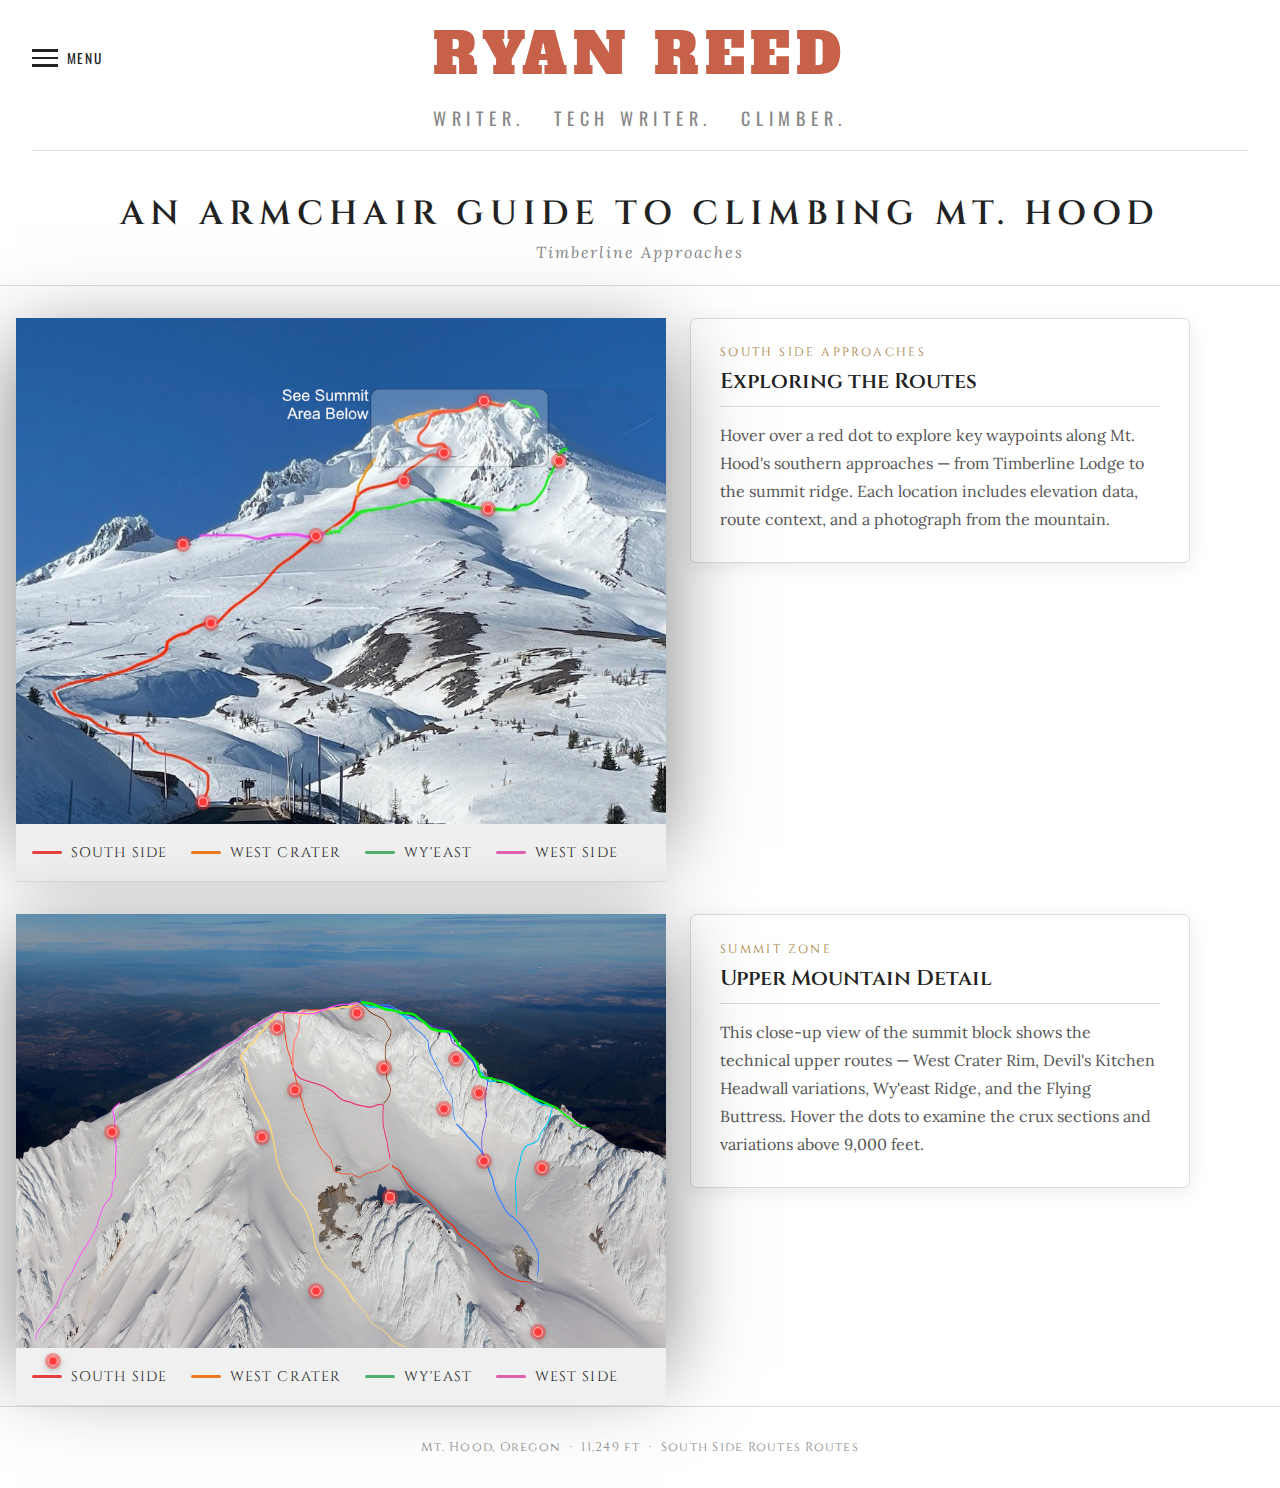
<file: Hood/Hoodx2_v5.html>
<!doctype html>
<html lang="en">
  <head>
    <meta charset="UTF-8" />
    <meta name="viewport" content="width=device-width, initial-scale=1.0" />
    <title>Ryan Reed - Mt. Hood for Armchair Climbers</title>
    <link rel="preconnect" href="https://fonts.googleapis.com" />
    <link rel="preconnect" href="https://fonts.gstatic.com" crossorigin />
    <link
      href="https://fonts.googleapis.com/css2?family=Alfa+Slab+One&family=Oswald:wght@400;500&family=Lora:ital,wght@0,400;1,400&family=Cinzel:wght@400;600;700&display=swap"
      rel="stylesheet"
    />
    <style>
      *,
      *::before,
      *::after {
        box-sizing: border-box;
        margin: 0;
        padding: 0;
      }

      :root {
        --white: #ffffff;
        --off-white: #f9f9f9;
        --light-gray: #f0f0f0;
        --mid-gray: #888;
        --dark: #222;
        --border: #ddd;
        --salmon: #c8614a;
        --menu-bg: #888888;
        /* keep route colors */
        --gold: #a07830;
        --red: #e84040;
        --orange: #f07820;
        --green: #4caf6a;
        --pink: #e060b0;
        --dot-size: 10px;
      }

      html,
      body {
        width: 100%;
        min-height: 100vh;
        background: var(--white);
        color: var(--dark);
        font-family: "Lora", Georgia, serif;
        overflow-x: hidden;
      }

      /* ── Site Header (matches parent) ── */
      .site-header {
        background: var(--white);
        padding: 1.5rem 2rem 0;
      }
      .header-top {
        display: flex;
        align-items: center;
        justify-content: center;
        position: relative;
        padding-bottom: 0.4rem;
      }
      .hamburger-wrap {
        position: absolute;
        left: 0;
        top: 50%;
        transform: translateY(-50%);
        display: flex;
        align-items: center;
        gap: 0.55rem;
        cursor: pointer;
        background: none;
        border: none;
        padding: 0;
      }
      .bars {
        display: flex;
        flex-direction: column;
        gap: 5px;
      }
      .bars span {
        display: block;
        width: 26px;
        height: 2.5px;
        background: var(--dark);
        transition: all 0.3s ease;
        transform-origin: center;
      }
      .hamburger-wrap.open .bars span:nth-child(1) {
        transform: translateY(7.5px) rotate(45deg);
      }
      .hamburger-wrap.open .bars span:nth-child(2) {
        opacity: 0;
      }
      .hamburger-wrap.open .bars span:nth-child(3) {
        transform: translateY(-7.5px) rotate(-45deg);
      }
      .menu-label {
        font-family: "Oswald", sans-serif;
        font-size: 0.85rem;
        font-weight: 400;
        letter-spacing: 0.12em;
        text-transform: uppercase;
        color: var(--dark);
      }
      .site-title {
        font-family: "Alfa Slab One", serif;
        font-size: clamp(2rem, 7vw, 3.5rem);
        font-weight: 400;
        color: var(--salmon);
        letter-spacing: 0.1em;
        text-align: center;
        line-height: 1.1;
        text-decoration: none;
        display: block;
      }
      .site-tagline {
        text-align: center;
        font-family: "Oswald", sans-serif;
        font-size: 1.12rem;
        font-weight: 400;
        letter-spacing: 0.32em;
        text-transform: uppercase;
        color: var(--mid-gray);
        padding: 0.8rem 0 1.2rem;
      }
      .header-rule {
        border: none;
        border-top: 1px solid var(--border);
      }

      /* ── Dropdown Nav ── */
      .nav-menu {
        background: var(--menu-bg);
        overflow: hidden;
        max-height: 0;
        transition: max-height 0.35s ease;
      }
      .nav-menu.open {
        max-height: 56px;
      }
      .nav-menu-inner {
        display: flex;
        align-items: center;
        padding: 0 2rem;
        height: 52px;
      }
      .nav-menu a {
        font-family: "Oswald", sans-serif;
        font-size: 0.78rem;
        font-weight: 400;
        letter-spacing: 0.12em;
        text-transform: uppercase;
        color: #fff;
        text-decoration: none;
        padding: 0 1.4rem;
        height: 52px;
        display: flex;
        align-items: center;
        white-space: nowrap;
        transition: background 0.2s;
      }
      .nav-menu a:hover {
        background: rgba(0, 0, 0, 0.15);
      }
      @media (max-width: 680px) {
        .nav-menu.open {
          max-height: 220px;
        }
        .nav-menu-inner {
          flex-direction: column;
          height: auto;
          padding: 0;
        }
        .nav-menu a {
          width: 100%;
          padding: 0 2rem;
          height: 50px;
          border-bottom: 1px solid rgba(255, 255, 255, 0.1);
        }
      }

      /* ── Page title block ── */
      .page-heading {
        text-align: center;
        padding: 2.5rem 1rem 1.4rem;
        border-bottom: 1px solid var(--border);
      }
      .page-heading h1 {
        font-family: "Cinzel", serif;
        font-size: clamp(1.4rem, 4vw, 2.1rem);
        font-weight: 600;
        letter-spacing: 0.18em;
        color: var(--dark);
        text-transform: uppercase;
      }
      .page-heading p.sub {
        font-size: 1rem;
        color: var(--mid-gray);
        letter-spacing: 0.12em;
        margin-top: 0.4rem;
        font-style: italic;
        font-family: "Lora", serif;
      }

      /* ── Legend ── */
      .legend {
        display: inline-flex;
        flex-wrap: wrap;
        justify-content: left;
        gap: 1.2rem 1.5rem;
        padding: 1.2rem 1rem;
        background: var(--light-gray);
        border-bottom: 1px solid var(--border);
      }
      .legend-item {
        display: flex;
        align-items: center;
        gap: 0.55rem;
        font-size: 0.88rem;
        letter-spacing: 0.08em;
        color: var(--dark);
        text-transform: uppercase;
        font-family: "Cinzel", serif;
        font-weight: 400;
      }
      .legend-line {
        width: 30px;
        height: 3px;
        border-radius: 2px;
      }

      /* ── Map container ── */
      .map-wrap {
        display: flex;
        justify-content: left;
        align-items: flex-start;
        padding: 2rem 1rem 0rem;
        gap: 1.5rem;
      }
      .map-inner {
        position: relative;
        display: inline-block;
        line-height: 0;
        flex-shrink: 0;
        /* Shadow is on the img only, so it starts below the legend */
      }
      .map-inner img {
        display: block;
        height: auto;
        max-width: min(650px, 100vw - 2rem);
        box-shadow: 0 24px 80px rgba(0, 0, 0, 0.5);
      }
      @media (max-width: 899px) {
        .map-inner img {
          max-width: min(800px, 100vw - 2rem);
        }
      }

      /* Legend lives inside map-inner so it's glued to the image and
         unaffected by hoverbox height. Width matches image automatically. */
      .map-inner .legend {
        display: flex;
        width: 100%;
        line-height: normal;
      }

      /* ── Hoverbox panel (desktop: sidebar to the right of map) ── */
      .hoverbox-panel {
        display: none; /* hidden on mobile */
        flex-shrink: 0;
        width: 500px;
        align-self: flex-start;
      }
      @media (min-width: 900px) {
        .hoverbox-panel {
          display: grid;
          grid-template-columns: 1fr;
        }
        /* Stack hoverbox and default box in the same grid cell */
        .hoverbox-panel > * {
          grid-column: 1;
          grid-row: 1;
        }
        /* On desktop, hoverbox fills its grid cell */
        .hoverbox-panel .hoverbox {
          position: relative;
          width: 100%;
          transform: none !important;
          align-self: start;
        }
        .hoverbox-panel .hoverbox.visible {
          transform: none !important;
        }
      }

      /* ── Hotspot dots ── */
      .hotspot {
        position: absolute;
        width: var(--dot-size);
        height: var(--dot-size);
        border-radius: 50%;
        background: #ff3a3a;
        border: 1.5px solid #fff;
        box-shadow:
          0 0 0 3px rgba(255, 58, 58, 0.45),
          0 2px 8px rgba(0, 0, 0, 0.6);
        transform: translate(-50%, -50%);
        cursor: pointer;
        z-index: 10;
        transition:
          transform 0.18s,
          box-shadow 0.18s;
      }
      .hotspot:hover,
      .hotspot:focus {
        transform: translate(-50%, -50%) scale(0.8);
        box-shadow:
          0 0 0 5px rgba(255, 58, 58, 0.55),
          0 4px 10px rgba(0, 0, 0, 0.7);
        outline: none;
      }
      /* pulse ring */
      .hotspot::after {
        content: "";
        position: absolute;
        inset: -1px;
        border-radius: 20%;
        border: 2px solid rgba(255, 100, 100, 0.5);
        animation: pulse 2.4s ease-out infinite;
      }
      @keyframes pulse {
        0% {
          transform: scale(1);
          opacity: 0.7;
        }
        70% {
          transform: scale(2.2);
          opacity: 0;
        }
        100% {
          transform: scale(2.2);
          opacity: 0;
        }
      }

      /* ── Hoverbox ── */
      .hoverbox {
        z-index: 100;
        width: 100%;
        background: #fff;
        border: 1px solid var(--border);
        border-radius: 6px;
        box-shadow: 0 8px 40px rgba(0, 0, 0, 0.12);
        pointer-events: none;
        opacity: 0;
        transition:
          opacity 0.82s ease,
          transform 0.82s ease;
        overflow: hidden;
      }
      /* Mobile: absolute overlay on map */
      @media (max-width: 899px) {
        .hoverbox {
          position: absolute;
          width: 600px;
          max-width: calc(100vw - 2rem);
          transform: translateY(8px) scale(0.97);
        }
        .hoverbox.visible {
          opacity: 1;
          transform: translateY(0) scale(1);
          pointer-events: auto;
        }
      }
      /* Desktop: static in panel */
      @media (min-width: 900px) {
        .hoverbox {
          position: static;
          transform: none;
        }
        .hoverbox.visible {
          opacity: 1;
          pointer-events: auto;
        }
      }

      .hb-img-wrap {
        display: block;
        width: 100%;
        line-height: 0;
      }
      .hoverbox-img {
        width: 100%;
        height: auto;
        display: block;
      }
      .hoverbox-img-placeholder {
        width: 100%;
        height: 160px;
        background: var(--light-gray);
        display: flex;
        align-items: center;
        justify-content: center;
        color: var(--mid-gray);
        font-family: "Cinzel", serif;
        font-size: 0.9rem;
        letter-spacing: 0.18em;
        text-transform: uppercase;
        line-height: normal;
      }
      .hoverbox-body {
        padding: 1.4rem 1.6rem 1.6rem;
      }
      .hoverbox-route {
        font-family: "Cinzel", serif;
        font-size: 0.75rem;
        letter-spacing: 0.2em;
        text-transform: uppercase;
        color: var(--gold);
        margin-bottom: 0.4rem;
      }
      .hoverbox-name {
        font-family: "Cinzel", serif;
        font-size: 1.45rem;
        font-weight: 600;
        color: var(--dark);
        line-height: 1.3;
        margin-bottom: 0.25rem;
      }
      .hoverbox-elev {
        font-size: 1.05rem;
        color: var(--mid-gray);
        font-style: italic;
        margin-bottom: 0.9rem;
        letter-spacing: 0.05em;
      }
      .hoverbox-divider {
        height: 1px;
        background: rgba(160, 120, 48, 0.25);
        margin-bottom: 0.9rem;
      }
      .hoverbox-desc {
        font-size: 1rem;
        line-height: 1.7;
        color: #444;
        font-weight: 400;
        font-family: "Lora", serif;
      }

      /* ── Default panel box (shown when no hoverbox is active) ── */
      .panel-default {
        background: #fff;
        border: 1px solid var(--border);
        border-radius: 6px;
        box-shadow: 0 4px 20px rgba(0, 0, 0, 0.08);
        padding: 1.6rem 1.8rem 1.8rem;
        opacity: 1;
        transition: opacity 0.5s ease;
      }
      .panel-default.hidden {
        opacity: 0;
        pointer-events: none;
      }
      .panel-default-label {
        font-family: "Cinzel", serif;
        font-size: 0.75rem;
        letter-spacing: 0.2em;
        text-transform: uppercase;
        color: var(--gold);
        margin-bottom: 0.5rem;
      }
      .panel-default-title {
        font-family: "Cinzel", serif;
        font-size: 1.35rem;
        font-weight: 600;
        color: var(--dark);
        line-height: 1.3;
        margin-bottom: 0.6rem;
      }
      .panel-default-divider {
        height: 1px;
        background: var(--border);
        margin-bottom: 0.9rem;
      }
      .panel-default-body {
        font-size: 1rem;
        line-height: 1.75;
        color: #555;
        font-family: "Lora", serif;
      }

      /* ── Footer ── */
      footer {
        text-align: center;
        padding: 2rem 1rem;
        color: var(--mid-gray);
        font-size: 0.78rem;
        letter-spacing: 0.1em;
        font-family: "Cinzel", serif;
        border-top: 1px solid var(--border);
      }

      /* Tooltip hint */
      .hint {
        text-align: center;
        padding: 0.6rem;
        font-size: 0.82rem;
        letter-spacing: 0.08em;
        color: var(--mid-gray);
        font-style: italic;
        font-family: "Lora", serif;
        margin-top: -1.5rem;
        margin-bottom: 0.5rem;
      }
    </style>
  </head>
  <body>
    <!-- SITE HEADER -->
    <header class="site-header">
      <div class="header-top">
        <button
          class="hamburger-wrap"
          id="hamburger"
          aria-label="Toggle navigation menu"
        >
          <div class="bars"><span></span><span></span><span></span></div>
          <span class="menu-label">Menu</span>
        </button>
        <a href="../index.html" class="site-title">RYAN REED</a>
      </div>
      <p class="site-tagline">
        Writer.&nbsp;&nbsp;&nbsp;Tech Writer.&nbsp;&nbsp;&nbsp;Climber.
      </p>
      <hr class="header-rule" />
    </header>

    <!-- DROPDOWN NAV -->
    <nav class="nav-menu" id="navMenu" aria-label="Main navigation">
      <div class="nav-menu-inner">
        <a href="#">Editorial Work</a>
        <a href="#">Tech Writing</a>
        <a href="#">Mt. Hood Demo Site</a>
        <a href="#">Climbing Blog</a>
      </div>
    </nav>

    <!-- PAGE TITLE -->
    <div class="page-heading">
      <h1>An Armchair Guide to Climbing Mt. Hood</h1>
      <p class="sub">Timberline Approaches</p>
    </div>
    <div class="map-wrap" id="mapWrap1">
      <div class="map-inner" id="mapInner">
        <img
          id="mapImg"
          src="images/IMG_9625_aV5.jpg"
          alt="Mt. Hood South Side Routes annotated photo"
        />

        <!-- ─────────────────────────────────────────
         HOTSPOTS — positions computed from pixel analysis of the annotated photo
         Image: 2000 × 1244 px
    ───────────────────────────────────────── -->

        <!-- Dot 1 · Summit  -->
        <div
          class="hotspot"
          style="left: 72%; top: 14.7%"
          data-id="1"
          tabindex="0"
          data-route="All Routes"
          data-name="Summit"
          data-elev="11,249 ft / 3,429 m"
          data-desc="The highest point in Oregon. The rounded flat summit can accommodate dozens of climbers. On clear days you'll see at least six volcanoes. Celebrate--but keep in mind you're only halfway done."
          data-img="images/IMG_6678_35.jpeg"
        ></div>

        <!-- Dot 2 · Old Chute -->
        <!--
        <div
          class="hotspot"
          style="left: 54.27%; top: 13.12%"
          data-id="2"
          tabindex="0"
          data-route="South Side Route"
          data-name="Old Chute"
          data-elev="11,100 ft / 3,383 m"
          data-desc="The most popular path to the summit ridge, the Old Chute can be a romp in soft snow or a difficult ascent when icy. Often crowded on nice spring days. Either way, it steepens toward the ridge and can scare beginners with huge exposure."
          data-img="images/IMG_8753.jpeg"
        ></div>
-->
        <!-- Dot 3 · West Crater Wall -->

        <!--
        <div
          class="hotspot"
          style="left: 52.56%; top: 27.15%"
          data-id="3"
          tabindex="0"
          data-route="West Crater Rim Route"
          data-name="West Crater Wall"
          data-elev="10,980 ft / 3,347 m"
          data-desc=""
          data-img="images/IMG_1806_35.jpeg"
        ></div>
        -->

        <!-- Dot 4 · Hogsback -->
        <!--
        <div
          class="hotspot"
          style="left: 55.25%; top: 29.81%"
          data-id="4"
          tabindex="0"
          data-route="South Side Route"
          data-name="Hogsback"
          data-elev="11,050 ft / 3,368 m"
          data-desc="The low spot of this wind-sculpted geometric arc is a lovely perch before the final push to the summit. The arc steepens as it rises, then is abruptly sliced by a deep bergschrund just before the towers."
          data-img="images/IMG_0085.jpeg"
        ></div>
-->

        <!-- Dot 5 · Devil's Kitchen -->
        <div
          class="hotspot"
          style="left: 65.79%; top: 24%"
          data-id="5"
          tabindex="0"
          data-route="South Side Route"
          data-name="Devil's Kitchen"
          data-elev="10,700 ft / 3,261 m"
          data-desc="After four hours of cimbing ever steeper snow slopes, the abrupt level ground here is a welcome sight. But the stench of sulfurous fumes rising from huge fumaroles is a reminder this is dangerous ground. Follow boot tracks or probe for holes."
          data-img="images/IMG_9403.jpeg"
        ></div>

        <!-- Dot 6 · Crater Rock base -->
        <!--
        <div
          class="hotspot"
          style="left: 47.72%; top: 33.39%"
          data-id="6"
          tabindex="0"
          data-route="Main Southside Route"
          data-name="Crater Rock Base"
          data-elev="10,400 ft / 3,170 m"
          data-desc="Crater Rock is the prominent volcanic plug that divides the upper South Side. The standard route passes to the right (east) while the orange West Crater Rim variant wraps left. Sulfurous fumaroles near the base provide faint warmth on cold mornings. Route-finding here is critical in whiteout conditions."
          data-img=""
        ></div>
        -->

        <!-- Dot 7 · Wy'east Ridge -->
        <div
          class="hotspot"
          style="left: 83.58%; top: 25.35%"
          data-id="7"
          tabindex="0"
          data-route="Wy'east &amp; Newton-Clark Routes"
          data-name="Wy'east Ridge"
          data-elev="9,700 ft / 2,957 m"
          data-desc="Just before the Wy'east Ridge the canyon wall steepens as you climb loose rock and ice. If you're not alons"
          data-img="images/IMG_2427.jpeg"
        ></div>

        <!-- Dot 8 · Triangle Moraine -->
        <div
          class="hotspot"
          style="left: 59.68%; top: 29%"
          data-id="8"
          tabindex="0"
          data-route="South Side Route"
          data-name="Top of Triangle Moraine"
          data-elev="9,600 ft / 2,926 m"
          data-desc="Triangle Moraine tops out in a small flat area along the ridge halfway between the Palmer lift and Devils Kitchen. You're level with Illumination Rock, and approaching Crater Rock above. You're likely smelling sulfer fumes."
          data-img="images/IMG_3010.jpeg"
        ></div>

        <!-- Dot 9 · White River Glacier (green route) -->
        <div
          class="hotspot"
          style="left: 72.55%; top: 33.88%"
          data-id="9"
          tabindex="0"
          data-route="Wy'east &amp; Newton-Clark Routes"
          data-name="White River Glacier"
          data-elev="8,900 ft / 2,713 m"
          data-desc="Traversing from Palmer into the White River canyon takes you onto a shrinking glacier that still boasts several large crevasses. Continue up to the East Crater Rim and Newton-Clark routes."
          data-img="images/IMG_2241_35.jpeg"
        ></div>

        <!-- Dot 10 · Top of Palmer -->
        <div
          class="hotspot"
          style="left: 46.08%; top: 38.73%"
          data-id="10"
          tabindex="0"
          data-route="South Side Route"
          data-name="Top of the Palmer Lift"
          data-elev="8,540 ft / 2,603 m"
          data-desc="You've trudged up snowcat tracks in the dark for two hours. The mountain begins to feel wilder: no lifts, no grooming, no snowcats. This is where crampons usually go on. It gets a bit more serious."
          data-img="images/IMG_9843.jpeg"
        ></div>

        <!-- Dot 11 · Illumination Saddle  -->
        <div
          class="hotspot"
          style="left: 25.72%; top: 40.03%"
          data-id="11"
          tabindex="0"
          data-route="West Side Routes"
          data-name="Illumination Saddle"
          data-elev="9,300 ft / 2,835 m"
          data-desc="Illumination Saddle, one of the only spots to camp on the South Side, is the portal to the more serious west side routes: Reid Glacier Headwall, Leuthold Couloir, Sandy Headwall. Ropes go on for glacier travel."
          data-img="images/IMG_2898.jpeg"
        ></div>

        <!-- Dot 14 · Silcox waypoint -->
        <div
          class="hotspot"
          style="left: 30.07%; top: 54.12%"
          data-id="14"
          tabindex="0"
          data-route="South Side Route"
          data-name="Magic Mile / Silcox Hut"
          data-elev="6,200 ft / 1,890 m"
          data-desc="The Silcox Hut and the upper terminal of the Magic Mile chairlift are the first waypoints. Congratulations, you've completed about 1/8th of the mountain."
          data-img="images/IMG_6196_35.jpeg"
        ></div>

        <!-- Dot 15 · Timberline Lodge trailhead -->
        <div
          class="hotspot"
          style="left: 28.79%; top: 85.8%"
          data-id="15"
          tabindex="0"
          data-route="South Side Route"
          data-name="Timberline"
          data-elev="5,970 ft / 1,820 m"
          data-desc="The usual starting point for South Side ascents of Mt. Hood. Most summit parties depart the Salmon River (Climber's) lot between midnight and 3 a.m. to reach the summit on hard morning snow before afternoon warming softens the upper slopes and increases hazard."
          data-img="images/IMG_2113_TLPk_35.jpeg"
        ></div>
        <!-- Legend attached to image bottom -->
        <div class="legend">
          <div class="legend-item">
            <div class="legend-line" style="background: var(--red)"></div>
            South Side
          </div>
          <div class="legend-item">
            <div class="legend-line" style="background: var(--orange)"></div>
            West Crater
          </div>
          <div class="legend-item">
            <div class="legend-line" style="background: var(--green)"></div>
            Wy'east
          </div>
          <div class="legend-item">
            <div class="legend-line" style="background: var(--pink)"></div>
            West Side
          </div>
        </div>
      </div>
      <!-- .map-inner -->
      <div class="hoverbox-panel" id="hoverboxPanel1">
        <div class="panel-default" id="panelDefault1">
          <div class="panel-default-label">South Side Approaches</div>
          <div class="panel-default-title">Exploring the Routes</div>
          <div class="panel-default-divider"></div>
          <div class="panel-default-body">
            Hover over a red dot to explore key waypoints along Mt. Hood's
            southern approaches — from Timberline Lodge to the summit ridge.
            Each location includes elevation data, route context, and a
            photograph from the mountain.
          </div>
        </div>
      </div>
    </div>
    <!-- .map-wrap -->

    <div class="map-wrap" id="mapWrap2">
      <div class="map-inner" id="mapInner2">
        <img
          id="mapImg"
          src="images/HdSumm_annot.jpeg"
          alt="Mt. Hood South Side Routes annotated photo"
        />

        <!-- Dot 1 · Summit  -->
        <div
          class="hotspot"
          style="left: 52.39%; top: 20%"
          data-id="1"
          tabindex="0"
          data-route="All Routes"
          data-name="Summit"
          data-elev="11,249 ft / 3,429 m"
          data-desc="You've reached the highest point in Oregon. With any luck, you'll see three volcanoes to the north--St. Helens, Adams, and Rainier--and a few to the south--Jefferson and a Sister or two. You might also see nothing but white sky in all directions. You didn't climb for just the view, did you?"
          data-img="images/IMG_6678_35.jpeg"
        ></div>

        <!-- Dot 2 · DKHW v2 -->
        <div
          class="hotspot"
          style="left: 71.97%; top: 50.12%"
          data-id="2"
          tabindex="0"
          data-route="Devils Kitchen Headwall"
          data-name="DK Headwall Variation 2"
          data-elev="11,100 ft / 3,383 m"
          data-desc="The second variation of the Devils Kitchen Headwall climbs is less steep than variation one, but still icy and technical--meaning two ice tools, ice screws, and a rope. "
          data-img="images/IMG_4095.jpeg"
        ></div>

        <!-- Dot 3 · Pearly Gates -->

        <div
          class="hotspot"
          style="left: 56.56%; top: 31.15%"
          data-id="3"
          tabindex="0"
          data-route="South Side Route"
          data-name="Pearly Gates"
          data-elev="10,980 ft / 3,347 m"
          data-desc="Cut right off the Hogsback where it meets the bergschrund and head uphill. You may get a choice between the Left and Right Pearly Gate, or it may be obvious which is more sensible. E
          ither way, these gullies are funnels for rock and ice chips, so move quickly."
          data-img="images/IMG_0609.jpeg"
        ></div>

        <!-- Dot 4 · Hogsback -->

        <div
          class="hotspot"
          style="left: 57.55%; top: 57.51%"
          data-id="4"
          tabindex="0"
          data-route="Main Southside Route"
          data-name="Hogsback"
          data-elev="11,050 ft / 3,368 m"
          data-desc="Though it changes from year to year, the low spot of this lovely geometric arc of this wind-sculpted feature is always a welcome sight: a lovely perch before the grand finale, the final push to the summit. The arc steepens as it rises, but is abruptly sliced by a deep bergschrund just before the towers."
          data-img="images/IMG_0085.jpeg"
        ></div>

        <!-- Dot 5 · Devils Kitchen -->
        <div
          class="hotspot"
          style="left: 80.29%; top: 85%"
          data-id="5"
          tabindex="0"
          data-route="South Side Route"
          data-name="Devils Kitchen"
          data-elev="10,700 ft / 3,261 m"
          data-desc="After four hours of cimbing ever steeper snow slopes, the abrupt level ground of Devils Kitchen is a welcome sight. But the stench of sulfurous fumes rising from huge fumaroles is a reminder this is dangerous ground. Follow boot tracks or probe for holes."
          data-img="images/IMG_9403.jpeg"
        ></div>

        <!-- Dot 6 · Wy'east Ramp -->

        <div
          class="hotspot"
          style="left: 67.72%; top: 29.39%"
          data-id="6"
          tabindex="0"
          data-route="Upper Wy'east"
          data-name="Wy'east Finish"
          data-elev="10,400 ft / 3,170 m"
          data-desc="Above the crux section, the last section of the Wy'east route ."
          data-img=""
        ></div>

        <!-- Dot 7 · Wy'east Crux -->
        <div
          class="hotspot"
          style="left: 71.18%; top: 36.35%"
          data-id="7"
          tabindex="0"
          data-route="Wy'east Route"
          data-name="Wy'east Crux"
          data-elev="9,700 ft / 2,957 m"
          data-desc="The trickiest part of the upper Wy'east Route, and that includes Devil's Kitchen Headwall variations 2 and 3, is an exposed traverse on uncertain terrain. Sometimes it's solid snow, other times it's crumbly rock. Or ice. Or fluffy sugar snow. It can turn back teams just 100 feet from the summit. "
          data-img="images/IMG_7101.jpeg"
        ></div>

        <!-- Dot 8 · West Summit Ridge -->
        <div
          class="hotspot"
          style="left: 40.18%; top: 23.1%"
          data-id="8"
          tabindex="0"
          data-route="West Side Routes"
          data-name="West Rim Summit Ridge"
          data-elev="9,600 ft / 2,926 m"
          data-desc="Triangle Moraine becomes apparent where it tops out in a flat spot along the ridge halfway between the Palmer lift and Devil's Kitchen.   base of the volcanic rock band known as Steel Cliffs. The route steepens significantly above the top of the Palmer chairlift, funneling climbers between cliff bands. Crampon use becomes necessary on firm morning snow. Both the orange West Crater Rim and the main route navigate through gaps in the cliffs above."
          data-img="images/IMG_2589.jpeg"
        ></div>

        <!-- Dot 9 · DKHW Crux  -->
        <div
          class="hotspot"
          style="left: 65.85%; top: 39.48%"
          data-id="9"
          tabindex="0"
          data-route="Devils Kitchen Headwall"
          data-name="DK Headwall Variation 1 Crux"
          data-elev="8,900 ft / 2,713 m"
          data-desc="Traversing from Palmer rightward into the White River canyon takes you onto a dying glacier with several large crevasses. Continue up to the East Crater Rim and Newton-Clark routes."
          data-img="images/IMG_9290.jpeg"
        ></div>

        <!-- Dot 10 · Old Chute 2-->
        <div
          class="hotspot"
          style="left: 42.88%; top: 35.73%"
          data-id="10"
          tabindex="0"
          data-route="Main Southside Route"
          data-name="Old Chute"
          data-elev="8,540 ft / 2,603 m"
          data-desc="The most popular path to the summit ridge, the Old Chute can be a romp in soft snow or a difficult ascent when icy. It can be downright crowded on nice spring days. Either way, it steepens toward the ridge and can scare many beginners with its huge exposure."
          data-img="images/IMG_0099.jpeg"
        ></div>

        <!-- Dot 11 · WCR Hot Rocks  -->
        <div
          class="hotspot"
          style="left: 46.12%; top: 76.53%"
          data-id="11"
          tabindex="0"
          data-route="West Crater Rim"
          data-name="Hot Rocks"
          data-elev="9,300 ft / 2,835 m"
          data-desc="The deserted west side of Crater Rock includes steaming, sandy mud, kept snow-free by volcanic warmth."
          data-img="images/IMG_6669.jpeg"
        ></div>

        <!-- Dot 12 · DKHW V3 -->

        <div
          class="hotspot"
          style="left: 80.99%; top: 51.51%"
          data-id="12"
          tabindex="0"
          data-route="Flying Buttress (DK V3)"
          data-name="Flying Buttress"
          data-elev="7,800 ft / 2,377 m"
          data-desc="To the far right along the Devils Kitchen headwall a wide gully gives a fairly low-angle path to the East Crater Rim. A small bergschrund guards the entrance in springtime, and the gully can become clogged with rime in winter."
          data-img="images/IMG_0693.jpeg"
        ></div>

        <!-- Dot 13 ·WCR Slope -->

        <div
          class="hotspot"
          style="left: 37.78%; top: 45.28%"
          data-id="13"
          tabindex="0"
          data-route="West Crater Rim"
          data-name="West Crater Chute"
          data-elev="7,000 ft / 2,134 m"
          data-desc="The ascent to the West Crater Rim resembles the Old Chute but is steeper and much less popular. It is also more prone to avalanche, so should be climbed only on cold or overcast days, or early before the sun hits the slope."
          data-img="images/IMG_1806_35.jpeg"
        ></div>

        <!-- Dot 14 · Queens Chair -->
        <div
          class="hotspot"
          style="left: 14.77%; top: 44.3%"
          data-id="14"
          tabindex="0"
          data-route="Leuthold Couloir"
          data-name="Queen's Chair"
          data-elev="6,200 ft / 1,890 m"
          data-desc="This saddle on the northwest flank of the mountain tells climbers of the Sunshine, Leuthold Couloir, and Reid Headwall routes that they're past the high exposure areas and can relax a bit. But they're always surprised that the summit is still 700 vertical away. "
          data-img="images/IMG_2950.jpeg"
        ></div>

        <!-- Dot 15 · Leuthold Hourglass -->
        <div
          class="hotspot"
          style="left: 5.7%; top: 90.8%"
          data-id="15"
          tabindex="0"
          data-route="Leuthold Couloir"
          data-name="The Hourglass"
          data-elev="5,970 ft / 1,820 m"
          data-desc="Leuthold Couloir extends from 9,000 feet on the Reid Glacier to 10,600 at the Queens Chair. But the trip through the narrow Hourglass is memorable as the steepest section, and because the stream of ice chips falling from the upper mountain are funneled into the constriction. Move quickly, wear eye protection, and expect some bruises."
          data-img="images/IMG_7272.jpeg"
        ></div>
        <!-- Legend attached to image bottom -->
        <div class="legend">
          <div class="legend-item">
            <div class="legend-line" style="background: var(--red)"></div>
            South Side
          </div>
          <div class="legend-item">
            <div class="legend-line" style="background: var(--orange)"></div>
            West Crater
          </div>
          <div class="legend-item">
            <div class="legend-line" style="background: var(--green)"></div>
            Wy'east
          </div>
          <div class="legend-item">
            <div class="legend-line" style="background: var(--pink)"></div>
            West Side
          </div>
        </div>
      </div>
      <!-- .map-inner -->
      <div class="hoverbox-panel" id="hoverboxPanel2">
        <div class="panel-default" id="panelDefault2">
          <div class="panel-default-label">Summit Zone</div>
          <div class="panel-default-title">Upper Mountain Detail</div>
          <div class="panel-default-divider"></div>
          <div class="panel-default-body">
            This close-up view of the summit block shows the technical upper
            routes — West Crater Rim, Devil's Kitchen Headwall variations,
            Wy'east Ridge, and the Flying Buttress. Hover the dots to examine
            the crux sections and variations above 9,000 feet.
          </div>
        </div>
      </div>
    </div>
    <!-- .map-wrap -->

    <footer>
      Mt. Hood, Oregon &nbsp;·&nbsp; 11,249 ft &nbsp;·&nbsp; South Side Routes
      Routes
    </footer>

    <script>
      // Hamburger nav toggle
      const hamburger = document.getElementById("hamburger");
      const navMenu = document.getElementById("navMenu");
      hamburger.addEventListener("click", () => {
        hamburger.classList.toggle("open");
        navMenu.classList.toggle("open");
      });
      navMenu.querySelectorAll("a").forEach((link) => {
        link.addEventListener("click", () => {
          hamburger.classList.remove("open");
          navMenu.classList.remove("open");
        });
      });
    </script>

    <script>
      (function () {
        // Create a hoverbox element
        function makeHoverbox() {
          const hb = document.createElement("div");
          hb.className = "hoverbox";
          hb.setAttribute("role", "tooltip");
          hb.setAttribute("aria-live", "polite");
          hb.innerHTML = `
            <div class="hb-img-wrap"></div>
            <div class="hoverbox-body">
              <div class="hoverbox-route hb-route"></div>
              <div class="hoverbox-name hb-name"></div>
              <div class="hoverbox-elev hb-elev"></div>
              <div class="hoverbox-divider"></div>
              <div class="hoverbox-desc hb-desc"></div>
            </div>`;
          return hb;
        }

        const isDesktop = () => window.innerWidth >= 900;

        function initMap(mapInner, panel, defaultBox) {
          const hoverbox = makeHoverbox();
          let activeHotspot = null;
          let hideTimer = null;

          function populateHoverbox(dot) {
            hoverbox.querySelector(".hb-route").textContent = dot.dataset.route;
            hoverbox.querySelector(".hb-name").textContent = dot.dataset.name;
            hoverbox.querySelector(".hb-elev").textContent = dot.dataset.elev;
            hoverbox.querySelector(".hb-desc").textContent = dot.dataset.desc;

            const imgWrap = hoverbox.querySelector(".hb-img-wrap");
            imgWrap.innerHTML = "";
            if (dot.dataset.img) {
              const img = document.createElement("img");
              img.src = dot.dataset.img;
              img.alt = dot.dataset.name;
              img.className = "hoverbox-img";
              imgWrap.appendChild(img);
            } else {
              imgWrap.innerHTML = `<div class="hoverbox-img-placeholder">Photo coming soon</div>`;
            }
          }

          function showHoverbox(dot) {
            clearTimeout(hideTimer);
            populateHoverbox(dot);

            // Hide the default box
            if (defaultBox) defaultBox.classList.add("hidden");

            if (isDesktop()) {
              // Desktop: place hoverbox in the panel sidebar
              if (hoverbox.parentElement !== panel) {
                panel.appendChild(hoverbox);
              }
              hoverbox.style.left = "";
              hoverbox.style.top = "";
            } else {
              // Mobile: absolute overlay on mapInner
              if (hoverbox.parentElement !== mapInner) {
                mapInner.appendChild(hoverbox);
              }

              const mapRect = mapInner.getBoundingClientRect();
              const dotRect = dot.getBoundingClientRect();
              const hbW = 600;
              const hbH = 600;

              const dotLeft = dotRect.left - mapRect.left + dotRect.width / 2;
              const dotTop = dotRect.top - mapRect.top + dotRect.height / 2;

              let left, top;
              const spaceRight = mapRect.width - dotLeft;
              const spaceLeft = dotLeft;

              if (spaceRight >= hbW + 20) {
                left = dotLeft + 14;
              } else if (spaceLeft >= hbW + 20) {
                left = dotLeft - hbW - 14;
              } else {
                left = Math.max(
                  4,
                  Math.min(dotLeft - hbW / 2, mapRect.width - hbW - 4),
                );
              }

              const spaceBelow = mapRect.height - dotTop;
              if (spaceBelow >= hbH + 20) {
                top = dotTop + 14;
              } else {
                top = Math.max(4, dotTop - hbH - 14);
              }

              hoverbox.style.left = left + "px";
              hoverbox.style.top = top + "px";
            }

            hoverbox.classList.add("visible");
            activeHotspot = dot;
          }

          function hideHoverbox() {
            hideTimer = setTimeout(() => {
              hoverbox.classList.remove("visible");
              activeHotspot = null;
              // Restore the default box
              if (defaultBox) defaultBox.classList.remove("hidden");
            }, 120);
          }

          hoverbox.addEventListener("mouseenter", () =>
            clearTimeout(hideTimer),
          );
          hoverbox.addEventListener("mouseleave", hideHoverbox);

          mapInner.querySelectorAll(".hotspot").forEach((dot) => {
            dot.addEventListener("mouseenter", () => showHoverbox(dot));
            dot.addEventListener("mouseleave", hideHoverbox);
            dot.addEventListener("focus", () => showHoverbox(dot));
            dot.addEventListener("blur", hideHoverbox);
            dot.addEventListener("click", (e) => {
              e.stopPropagation();
              if (
                activeHotspot === dot &&
                hoverbox.classList.contains("visible")
              ) {
                hideHoverbox();
              } else {
                showHoverbox(dot);
              }
            });
          });

          document.addEventListener("click", () => {
            hoverbox.classList.remove("visible");
            activeHotspot = null;
            if (defaultBox) defaultBox.classList.remove("hidden");
          });
        }

        // Initialize both maps
        const mapInner1 = document.getElementById("mapInner");
        const panel1 = document.getElementById("hoverboxPanel1");
        const default1 = document.getElementById("panelDefault1");
        if (mapInner1 && panel1) initMap(mapInner1, panel1, default1);

        const mapInner2 = document.getElementById("mapInner2");
        const panel2 = document.getElementById("hoverboxPanel2");
        const default2 = document.getElementById("panelDefault2");
        if (mapInner2 && panel2) initMap(mapInner2, panel2, default2);
      })();
    </script>
  </body>
</html>
</file>
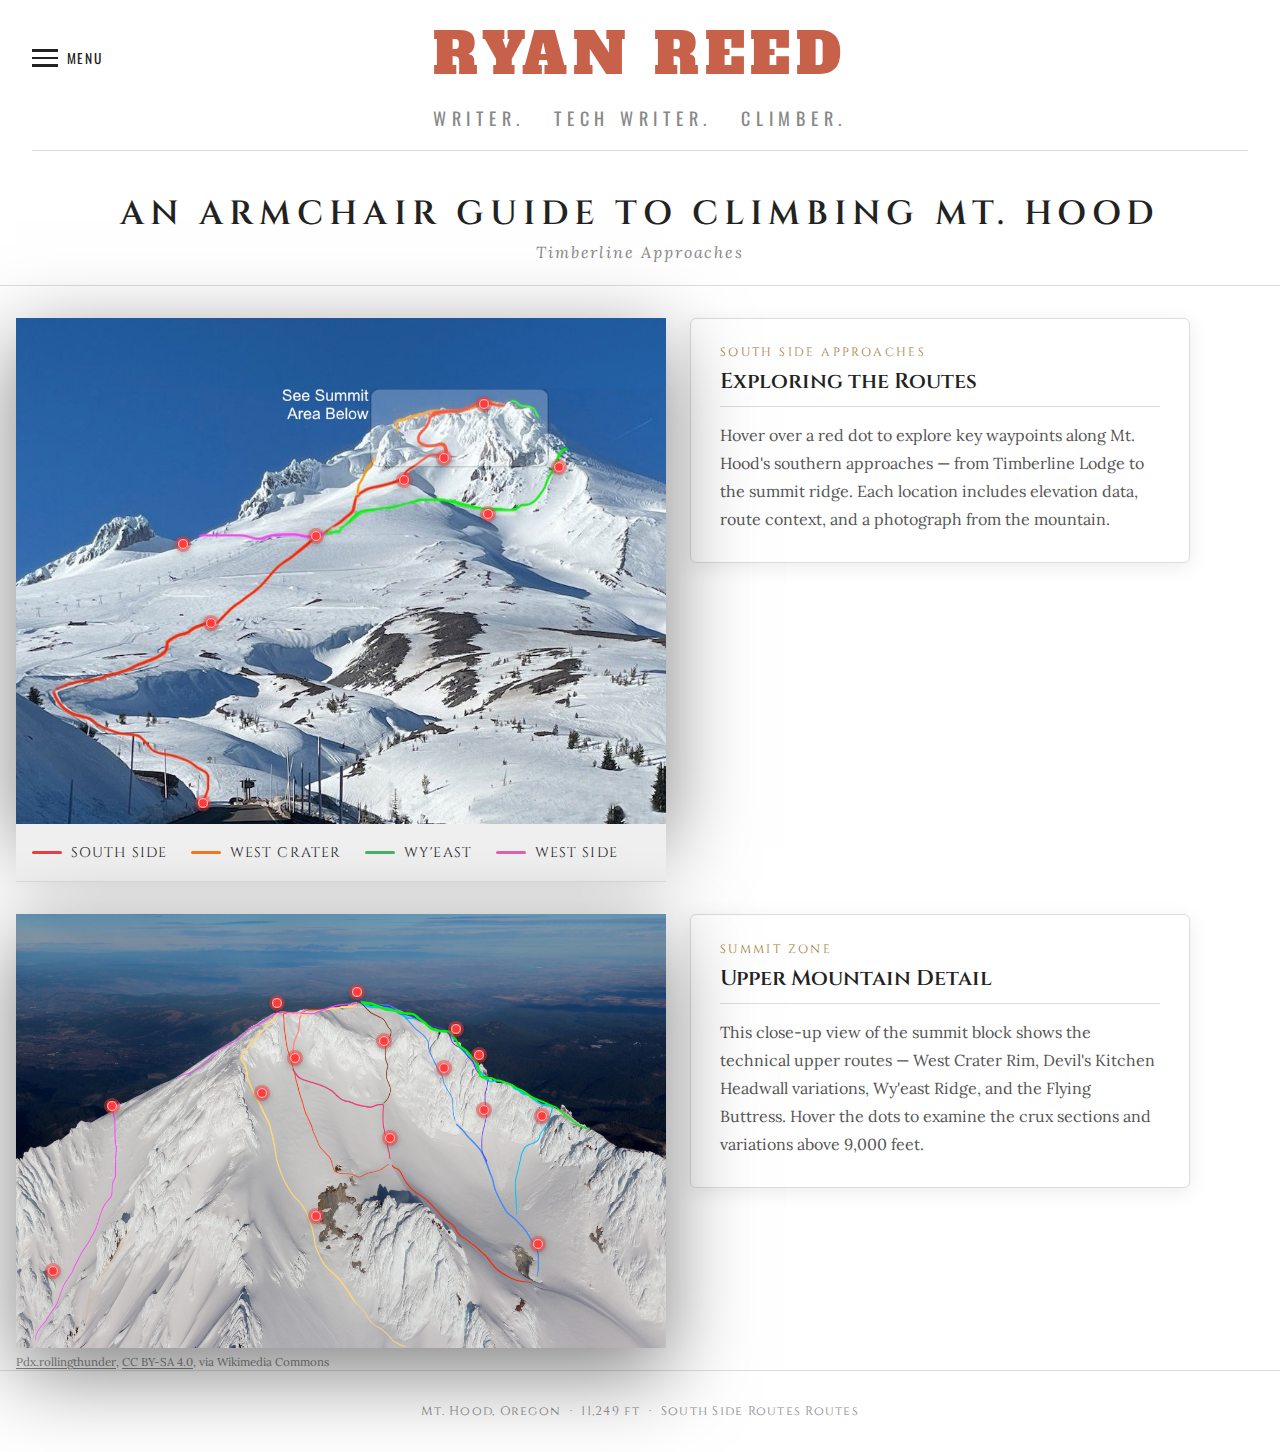
<file: Hood/Hoodx2_w4.html>
<!doctype html>
<html lang="en">
  <head>
    <meta charset="UTF-8" />
    <meta name="viewport" content="width=device-width, initial-scale=1.0" />
    <title>Ryan Reed - Mt. Hood for Armchair Climbers</title>
    <link rel="preconnect" href="https://fonts.googleapis.com" />
    <link rel="preconnect" href="https://fonts.gstatic.com" crossorigin />
    <link
      href="https://fonts.googleapis.com/css2?family=Alfa+Slab+One&family=Oswald:wght@400;500&family=Lora:ital,wght@0,400;1,400&family=Cinzel:wght@400;600;700&display=swap"
      rel="stylesheet"
    />
    <style>
      *,
      *::before,
      *::after {
        box-sizing: border-box;
        margin: 0;
        padding: 0;
      }

      :root {
        --white: #ffffff;
        --off-white: #f9f9f9;
        --light-gray: #f0f0f0;
        --mid-gray: #888;
        --dark: #222;
        --border: #ddd;
        --salmon: #c8614a;
        --menu-bg: #888888;
        /* keep route colors */
        --gold: #a07830;
        --red: #e84040;
        --orange: #f07820;
        --green: #4caf6a;
        --pink: #e060b0;
        --dot-size: 10px;
      }

      html,
      body {
        width: 100%;
        min-height: 100vh;
        background: var(--white);
        color: var(--dark);
        font-family: "Lora", Georgia, serif;
        overflow-x: hidden;
      }

      /* ── Site Header (matches parent) ── */
      .site-header {
        background: var(--white);
        padding: 1.5rem 2rem 0;
      }
      .header-top {
        display: flex;
        align-items: center;
        justify-content: center;
        position: relative;
        padding-bottom: 0.4rem;
      }
      .hamburger-wrap {
        position: absolute;
        left: 0;
        top: 50%;
        transform: translateY(-50%);
        display: flex;
        align-items: center;
        gap: 0.55rem;
        cursor: pointer;
        background: none;
        border: none;
        padding: 0;
      }
      .bars {
        display: flex;
        flex-direction: column;
        gap: 5px;
      }
      .bars span {
        display: block;
        width: 26px;
        height: 2.5px;
        background: var(--dark);
        transition: all 0.3s ease;
        transform-origin: center;
      }
      .hamburger-wrap.open .bars span:nth-child(1) {
        transform: translateY(7.5px) rotate(45deg);
      }
      .hamburger-wrap.open .bars span:nth-child(2) {
        opacity: 0;
      }
      .hamburger-wrap.open .bars span:nth-child(3) {
        transform: translateY(-7.5px) rotate(-45deg);
      }
      .menu-label {
        font-family: "Oswald", sans-serif;
        font-size: 0.85rem;
        font-weight: 400;
        letter-spacing: 0.12em;
        text-transform: uppercase;
        color: var(--dark);
      }
      .site-title {
        font-family: "Alfa Slab One", serif;
        font-size: clamp(2rem, 7vw, 3.5rem);
        font-weight: 400;
        color: var(--salmon);
        letter-spacing: 0.1em;
        text-align: center;
        line-height: 1.1;
        text-decoration: none;
        display: block;
      }
      .site-tagline {
        text-align: center;
        font-family: "Oswald", sans-serif;
        font-size: 1.12rem;
        font-weight: 400;
        letter-spacing: 0.32em;
        text-transform: uppercase;
        color: var(--mid-gray);
        padding: 0.8rem 0 1.2rem;
      }
      .header-rule {
        border: none;
        border-top: 1px solid var(--border);
      }

      /* ── Dropdown Nav ── */
      .nav-menu {
        background: var(--menu-bg);
        overflow: hidden;
        max-height: 0;
        transition: max-height 0.35s ease;
      }
      .nav-menu.open {
        max-height: 56px;
      }
      .nav-menu-inner {
        display: flex;
        align-items: center;
        padding: 0 2rem;
        height: 52px;
      }
      .nav-menu a {
        font-family: "Oswald", sans-serif;
        font-size: 0.78rem;
        font-weight: 400;
        letter-spacing: 0.12em;
        text-transform: uppercase;
        color: #fff;
        text-decoration: none;
        padding: 0 1.4rem;
        height: 52px;
        display: flex;
        align-items: center;
        white-space: nowrap;
        transition: background 0.2s;
      }
      .nav-menu a:hover {
        background: rgba(0, 0, 0, 0.15);
      }
      @media (max-width: 680px) {
        .nav-menu.open {
          max-height: 220px;
        }
        .nav-menu-inner {
          flex-direction: column;
          height: auto;
          padding: 0;
        }
        .nav-menu a {
          width: 100%;
          padding: 0 2rem;
          height: 50px;
          border-bottom: 1px solid rgba(255, 255, 255, 0.1);
        }
      }

      /* ── Page title block ── */
      .page-heading {
        text-align: center;
        padding: 2.5rem 1rem 1.4rem;
        border-bottom: 1px solid var(--border);
      }
      .page-heading h1 {
        font-family: "Cinzel", serif;
        font-size: clamp(1.4rem, 4vw, 2.1rem);
        font-weight: 600;
        letter-spacing: 0.18em;
        color: var(--dark);
        text-transform: uppercase;
      }
      .page-heading p.sub {
        font-size: 1rem;
        color: var(--mid-gray);
        letter-spacing: 0.12em;
        margin-top: 0.4rem;
        font-style: italic;
        font-family: "Lora", serif;
      }

      /* ── Legend ── */
      .legend {
        display: inline-flex;
        flex-wrap: wrap;
        justify-content: left;
        gap: 1.2rem 1.5rem;
        padding: 1.2rem 1rem;
        background: var(--light-gray);
        border-bottom: 1px solid var(--border);
      }
      .legend-item {
        display: flex;
        align-items: center;
        gap: 0.55rem;
        font-size: 0.88rem;
        letter-spacing: 0.08em;
        color: var(--dark);
        text-transform: uppercase;
        font-family: "Cinzel", serif;
        font-weight: 400;
      }
      .legend-line {
        width: 30px;
        height: 3px;
        border-radius: 2px;
      }

      /* ── Map container ── */
      .map-wrap {
        display: flex;
        justify-content: left;
        align-items: flex-start;
        padding: 2rem 1rem 0rem;
        gap: 1.5rem;
      }
      /* Wraps map-inner + caption so they stack vertically as one flex child */
      .map-inner-wrap {
        display: flex;
        flex-direction: column;
        align-items: flex-start;
        flex-shrink: 0;
      }
      .map-inner {
        position: relative;
        display: inline-block;
        line-height: 0;
        /* shadow on img only so it starts below the legend */
      }
      .map-inner img {
        display: block;
        height: auto;
        max-width: min(650px, 100vw - 2rem);
        box-shadow: 0 24px 80px rgba(0, 0, 0, 0.5);
      }
      @media (max-width: 899px) {
        .map-inner img {
          max-width: min(800px, 100vw - 2rem);
        }
      }
      /* Legend inside map-inner inherits image width automatically */
      .map-inner .legend {
        display: flex;
        width: 100%;
        line-height: normal;
      }

      /* ── Hoverbox panel (desktop: sidebar to the right of map) ── */
      .hoverbox-panel {
        display: none; /* hidden on mobile */
        flex-shrink: 0;
        width: 500px;
        align-self: flex-start;
      }
      @media (min-width: 900px) {
        .hoverbox-panel {
          display: grid;
          grid-template-columns: 1fr;
        }
        /* Stack hoverbox and default box in the same grid cell */
        .hoverbox-panel > * {
          grid-column: 1;
          grid-row: 1;
        }
        /* On desktop, hoverbox fills its grid cell */
        .hoverbox-panel .hoverbox {
          position: relative;
          width: 100%;
          transform: none !important;
          align-self: start;
        }
        .hoverbox-panel .hoverbox.visible {
          transform: none !important;
        }
      }

      /* ── Hotspot dots ── */
      .hotspot {
        position: absolute;
        width: var(--dot-size);
        height: var(--dot-size);
        border-radius: 50%;
        background: #ff3a3a;
        border: 1.5px solid #fff;
        box-shadow:
          0 0 0 3px rgba(255, 58, 58, 0.45),
          0 2px 8px rgba(0, 0, 0, 0.6);
        transform: translate(-50%, -50%);
        cursor: pointer;
        z-index: 10;
        transition:
          transform 0.18s,
          box-shadow 0.18s;
      }
      .hotspot:hover,
      .hotspot:focus {
        transform: translate(-50%, -50%) scale(0.8);
        box-shadow:
          0 0 0 5px rgba(255, 58, 58, 0.55),
          0 4px 10px rgba(0, 0, 0, 0.7);
        outline: none;
      }
      /* pulse ring */
      .hotspot::after {
        content: "";
        position: absolute;
        inset: -1px;
        border-radius: 20%;
        border: 2px solid rgba(255, 100, 100, 0.5);
        animation: pulse 2.4s ease-out infinite;
      }
      @keyframes pulse {
        0% {
          transform: scale(1);
          opacity: 0.7;
        }
        70% {
          transform: scale(2.2);
          opacity: 0;
        }
        100% {
          transform: scale(2.2);
          opacity: 0;
        }
      }

      /* ── Hoverbox ── */
      .hoverbox {
        z-index: 100;
        width: 100%;
        background: #fff;
        border: 1px solid var(--border);
        border-radius: 6px;
        box-shadow: 0 8px 40px rgba(0, 0, 0, 0.12);
        pointer-events: none;
        opacity: 0;
        transition:
          opacity 0.82s ease,
          transform 0.82s ease;
        overflow: hidden;
      }
      /* Mobile: absolute overlay on map */
      @media (max-width: 899px) {
        .hoverbox {
          position: absolute;
          width: 600px;
          max-width: calc(100vw - 2rem);
          transform: translateY(8px) scale(0.97);
        }
        .hoverbox.visible {
          opacity: 1;
          transform: translateY(0) scale(1);
          pointer-events: auto;
        }
      }
      /* Desktop: static in panel */
      @media (min-width: 900px) {
        .hoverbox {
          position: static;
          transform: none;
        }
        .hoverbox.visible {
          opacity: 1;
          pointer-events: auto;
        }
      }

      .hb-img-wrap {
        display: block;
        width: 100%;
        line-height: 0;
      }
      .hoverbox-img {
        width: 100%;
        height: auto;
        display: block;
      }
      .hoverbox-img-placeholder {
        width: 100%;
        height: 160px;
        background: var(--light-gray);
        display: flex;
        align-items: center;
        justify-content: center;
        color: var(--mid-gray);
        font-family: "Cinzel", serif;
        font-size: 0.9rem;
        letter-spacing: 0.18em;
        text-transform: uppercase;
        line-height: normal;
      }
      .hoverbox-body {
        padding: 0.85rem 1.1rem 1rem;
      }
      .hoverbox-name {
        font-family: "Cinzel", serif;
        font-size: 1.15rem;
        font-weight: 600;
        color: var(--dark);
        line-height: 1.2;
        margin-bottom: 0.15rem;
      }
      .hoverbox-elev {
        font-size: 0.78rem;
        color: var(--mid-gray);
        font-style: italic;
        margin-bottom: 0.55rem;
        letter-spacing: 0.04em;
      }
      .hoverbox-divider {
        height: 1px;
        background: rgba(160, 120, 48, 0.25);
        margin-bottom: 0.55rem;
      }
      .hoverbox-desc {
        font-size: 0.9rem;
        line-height: 1.5;
        color: #444;
        font-weight: 400;
        font-family: "Lora", serif;
      }

      /* ── Weather section inside hoverbox ── */
      .hoverbox-weather {
        margin-top: 1rem;
        background: var(--light-gray);
        border-radius: 4px;
        padding: 0.65rem 0.85rem 0.7rem;
      }
      .hoverbox-weather-label {
        font-family: "Cinzel", serif;
        font-size: 0.68rem;
        letter-spacing: 0.18em;
        text-transform: uppercase;
        color: var(--mid-gray);
        text-align: center;
        margin-bottom: 0.45rem;
      }
      .hoverbox-weather-row {
        font-family: "Lora", serif;
        font-size: 0.82rem;
        color: #444;
        line-height: 1.55;
      }
      .hoverbox-weather-loading {
        font-family: "Lora", serif;
        font-size: 0.82rem;
        color: var(--mid-gray);
        font-style: italic;
        text-align: center;
      }
      .hoverbox-weather-error {
        font-family: "Lora", serif;
        font-size: 0.82rem;
        color: #b04040;
        font-style: italic;
        text-align: center;
      }

      /* ── Default panel box (shown when no hoverbox is active) ── */
      .panel-default {
        background: #fff;
        border: 1px solid var(--border);
        border-radius: 6px;
        box-shadow: 0 4px 20px rgba(0, 0, 0, 0.08);
        padding: 1.6rem 1.8rem 1.8rem;
        opacity: 1;
        transition: opacity 0.5s ease;
      }
      .panel-default.hidden {
        opacity: 0;
        pointer-events: none;
      }
      .panel-default-label {
        font-family: "Cinzel", serif;
        font-size: 0.75rem;
        letter-spacing: 0.2em;
        text-transform: uppercase;
        color: var(--gold);
        margin-bottom: 0.5rem;
      }
      .panel-default-title {
        font-family: "Cinzel", serif;
        font-size: 1.35rem;
        font-weight: 600;
        color: var(--dark);
        line-height: 1.3;
        margin-bottom: 0.6rem;
      }
      .panel-default-divider {
        height: 1px;
        background: var(--border);
        margin-bottom: 0.9rem;
      }
      .panel-default-body {
        font-size: 1rem;
        line-height: 1.75;
        color: #555;
        font-family: "Lora", serif;
      }

      /* ── Footer ── */
      footer {
        text-align: center;
        padding: 2rem 1rem;
        color: var(--mid-gray);
        font-size: 0.78rem;
        letter-spacing: 0.1em;
        font-family: "Cinzel", serif;
        border-top: 1px solid var(--border);
      }

      /* Tooltip hint */
      .hint {
        text-align: center;
        padding: 0.6rem;
        font-size: 0.82rem;
        letter-spacing: 0.08em;
        color: var(--mid-gray);
        font-style: italic;
        font-family: "Lora", serif;
        margin-top: -1.5rem;
        margin-bottom: 0.5rem;
      }
      /* ── Image caption (below map-inner, matches image width) ── */
      .map-caption {
        font-family: "Lora", serif;
        font-size: 0.72rem;
        color: var(--mid-gray);
        line-height: 1.4;
        padding: 0.4rem 0 0;
        /* constrain to same width as the image */
        max-width: min(650px, 100vw - 2rem);
      }
      @media (max-width: 899px) {
        .map-caption {
          max-width: min(800px, 100vw - 2rem);
          padding-left: 1rem;
        }
      }
      .map-caption a {
        color: var(--mid-gray);
        text-decoration: underline;
        text-underline-offset: 2px;
      }
      .map-caption a:hover {
        color: var(--dark);
      }
    </style>
  </head>
  <body>
    <!-- SITE HEADER -->
    <header class="site-header">
      <div class="header-top">
        <button
          class="hamburger-wrap"
          id="hamburger"
          aria-label="Toggle navigation menu"
        >
          <div class="bars"><span></span><span></span><span></span></div>
          <span class="menu-label">Menu</span>
        </button>
        <a href="../index.html" class="site-title">RYAN REED</a>
      </div>
      <p class="site-tagline">
        Writer.&nbsp;&nbsp;&nbsp;Tech Writer.&nbsp;&nbsp;&nbsp;Climber.
      </p>
      <hr class="header-rule" />
    </header>

    <!-- DROPDOWN NAV -->
    <nav class="nav-menu" id="navMenu" aria-label="Main navigation">
      <div class="nav-menu-inner">
        <a href="#">Editorial Work</a>
        <a href="#">Tech Writing</a>
        <a href="#">Mt. Hood Demo Site</a>
        <a href="#">Climbing Blog</a>
      </div>
    </nav>

    <!-- PAGE TITLE -->
    <div class="page-heading">
      <h1>An Armchair Guide to Climbing Mt. Hood</h1>
      <p class="sub">Timberline Approaches</p>
    </div>
    <div class="map-wrap" id="mapWrap1">
      <div class="map-inner" id="mapInner">
        <img
          id="mapImg"
          src="images/IMG_9625_aV5.jpg"
          alt="Mt. Hood South Side Routes annotated photo"
        />

        <!-- ─────────────────────────────────────────
         HOTSPOTS — positions computed from pixel analysis of the annotated photo
         Image: 2000 × 1244 px
    ───────────────────────────────────────── -->

        <!-- Dot 1 · Summit  -->
        <div
          class="hotspot"
          style="left: 72%; top: 15.2%"
          data-id="1"
          data-lat="45.37360894794911"
          data-lon="-121.69590509616522"
          tabindex="0"
          data-route="All Routes"
          data-name="Summit"
          data-elev="11,249 ft / 3,429 m"
          data-desc="The highest point in Oregon. The rounded flat summit can accommodate dozens of climbers. On clear days you'll see at least six volcanoes. Celebrate--but keep in mind you're only halfway done."
          data-img="images/IMG_6678_35.jpeg"
        ></div>

        <!-- Dot 2 · Old Chute -->
        <!--
        <div
          class="hotspot"
          style="left: 54.27%; top: 13.12%"
          data-id="2"
          tabindex="0"
          data-route="South Side Route"
          data-name="Old Chute"
          data-elev="11,100 ft / 3,383 m"
          data-desc="The most popular path to the summit ridge, the Old Chute can be a romp in soft snow or a difficult ascent when icy. Often crowded on nice spring days. Either way, it steepens toward the ridge and can scare beginners with huge exposure."
          data-img="images/IMG_8753.jpeg"
        ></div>
-->
        <!-- Dot 3 · West Crater Wall -->

        <!--
        <div
          class="hotspot"
          style="left: 52.56%; top: 27.15%"
          data-id="3"
          tabindex="0"
          data-route="West Crater Rim Route"
          data-name="West Crater Wall"
          data-elev="10,980 ft / 3,347 m"
          data-desc=""
          data-img="images/IMG_1806_35.jpeg"
        ></div>
        -->

        <!-- Dot 4 · Hogsback -->
        <!--
        <div
          class="hotspot"
          style="left: 55.25%; top: 29.81%"
          data-id="4"
          tabindex="0"
          data-route="South Side Route"
          data-name="Hogsback"
          data-elev="11,050 ft / 3,368 m"
          data-desc="The low spot of this wind-sculpted geometric arc is a lovely perch before the final push to the summit. The arc steepens as it rises, then is abruptly sliced by a deep bergschrund just before the towers."
          data-img="images/IMG_0085.jpeg"
        ></div>
-->

        <!-- Dot 5 · Devil's Kitchen -->
        <div
          class="hotspot"
          style="left: 65.79%; top: 24.87%"
          data-id="5"
          data-lat="45.36953130314702"
          data-lon="-121.69846712562166"
          tabindex="0"
          data-route="South Side Route"
          data-name="Devil's Kitchen"
          data-elev="10,700 ft / 3,261 m"
          data-desc="After four hours of cimbing ever steeper snow slopes, the abrupt level ground here is a welcome sight. But the stench of sulfurous fumes rising from huge fumaroles is a reminder this is dangerous ground. Follow boot tracks or probe for holes."
          data-img="images/IMG_9403.jpeg"
        ></div>

        <!-- Dot 6 · Crater Rock base -->
        <!--
        <div
          class="hotspot"
          style="left: 47.72%; top: 33.39%"
          data-id="6"
          tabindex="0"
          data-route="Main Southside Route"
          data-name="Crater Rock Base"
          data-elev="10,400 ft / 3,170 m"
          data-desc="Crater Rock is the prominent volcanic plug that divides the upper South Side. The standard route passes to the right (east) while the orange West Crater Rim variant wraps left. Sulfurous fumaroles near the base provide faint warmth on cold mornings. Route-finding here is critical in whiteout conditions."
          data-img=""
        ></div>
        -->

        <!-- Dot 7 · Wy'east Ridge -->
        <div
          class="hotspot"
          style="left: 83.58%; top: 26.35%"
          data-id="7"
          tabindex="0"
          data-route="Wy'east &amp; Newton-Clark Routes"
          data-name="Wy'east Ridge"
          data-elev="9,700 ft / 2,957 m"
          data-desc="Just before the Wy'east Ridge the canyon wall steepens as you climb loose rock and ice. If you're not alons"
          data-img="images/IMG_2427.jpeg"
        ></div>

        <!-- Dot 8 · Triangle Moraine -->
        <div
          class="hotspot"
          style="left: 59.68%; top: 28.8%"
          data-id="8"
          data-lat="45.36382"
          data-lon="-121.69901"
          tabindex="0"
          data-route="South Side Route"
          data-name="Top of Triangle Moraine"
          data-elev="9,600 ft / 2,926 m"
          data-desc="Triangle Moraine tops out in a small flat area along the ridge halfway between the Palmer lift and Devils Kitchen. You're level with Illumination Rock, and approaching Crater Rock above. You're likely smelling sulfer fumes."
          data-img="images/IMG_3010.jpeg"
        ></div>

        <!-- Dot 9 · White River Glacier (green route) -->
        <div
          class="hotspot"
          style="left: 72.55%; top: 34.68%"
          data-id="9"
          data-lat="45.35966"
          data-lon="-121.69957"
          tabindex="0"
          data-route="Wy'east &amp; Newton-Clark Routes"
          data-name="White River Glacier"
          data-elev="8,900 ft / 2,713 m"
          data-desc="Traversing from Palmer into the White River canyon takes you onto a receding glacier that still boasts several large crevasses. Continue up to the East Crater Rim and Newton-Clark routes."
          data-img="images/IMG_2241_35.jpeg"
        ></div>

        <!-- Dot 10 · Top of Palmer -->
        <div
          class="hotspot"
          style="left: 46.08%; top: 38.73%"
          data-id="10"
          data-lat="45.35860136334849"
          data-lon="-121.70535335205159"
          tabindex="0"
          data-route="South Side Route"
          data-name="Top of the Palmer Lift"
          data-elev="8,540 ft / 2,603 m"
          data-desc="You've trudged up snowcat tracks in the dark for two hours. The mountain begins to feel wilder: no lifts, no grooming, no snowcats. This is where crampons usually go on. It gets a bit more serious."
          data-img="images/IMG_9843.jpeg"
        ></div>

        <!-- Dot 11 · Illumination Saddle  -->
        <div
          class="hotspot"
          style="left: 25.72%; top: 40.03%"
          data-id="11"
          data-lat="45.36865"
          data-lon="-121.70841"
          tabindex="0"
          data-route="West Side Routes"
          data-name="Illumination Saddle"
          data-elev="9,300 ft / 2,835 m"
          data-desc="Illumination Saddle, one of the only spots to camp on the South Side, is the portal to the more serious west side routes: Reid Glacier Headwall, Leuthold Couloir, Sandy Headwall. Ropes go on for glacier travel."
          data-img="images/IMG_2898.jpeg"
        ></div>

        <!-- Dot 14 · Silcox waypoint -->
        <div
          class="hotspot"
          style="left: 30.07%; top: 54.12%"
          data-id="14"
          data-lat="45.34467"
          data-lon="-121.70871"
          tabindex="0"
          data-route="South Side Route"
          data-name="Magic Mile / Silcox Hut"
          data-elev="6,200 ft / 1,890 m"
          data-desc="The Silcox Hut and the upper terminal of the Magic Mile chairlift are the first waypoints. Congratulations, you've completed about 1/8th of the mountain."
          data-img="images/IMG_6196_35.jpeg"
        ></div>

        <!-- Dot 15 · Timberline Lodge trailhead -->
        <div
          class="hotspot"
          style="left: 28.79%; top: 86%"
          data-id="15"
          data-lat="45.33091330299956"
          data-lon="-121.71103339559102"
          tabindex="0"
          data-route="South Side Route"
          data-name="Timberline"
          data-elev="5,970 ft / 1,820 m"
          data-desc="The usual starting point for South Side ascents of Mt. Hood. Most summit parties depart the Salmon River (Climber's) lot between midnight and 3 a.m. to reach the summit on hard morning snow before afternoon warming softens the upper slopes and increases hazard."
          data-img="images/IMG_2113_TLPk_35.jpeg"
        ></div>
        <!-- Legend attached to image bottom -->
        <div class="legend">
          <div class="legend-item">
            <div class="legend-line" style="background: var(--red)"></div>
            South Side
          </div>
          <div class="legend-item">
            <div class="legend-line" style="background: var(--orange)"></div>
            West Crater
          </div>
          <div class="legend-item">
            <div class="legend-line" style="background: var(--green)"></div>
            Wy'east
          </div>
          <div class="legend-item">
            <div class="legend-line" style="background: var(--pink)"></div>
            West Side
          </div>
        </div>
      </div>
      <!-- .map-inner -->
      <div class="hoverbox-panel" id="hoverboxPanel1">
        <div class="panel-default" id="panelDefault1">
          <div class="panel-default-label">South Side Approaches</div>
          <div class="panel-default-title">Exploring the Routes</div>
          <div class="panel-default-divider"></div>
          <div class="panel-default-body">
            Hover over a red dot to explore key waypoints along Mt. Hood's
            southern approaches — from Timberline Lodge to the summit ridge.
            Each location includes elevation data, route context, and a
            photograph from the mountain.
          </div>
        </div>
      </div>
    </div>
    <!-- .map-wrap -->

    <div class="map-wrap" id="mapWrap2">
      <div class="map-inner-wrap">
      <div class="map-inner" id="mapInner2">
        <img
          id="mapImg"
          src="images/HdSumm_annot.jpeg"
          alt="Mt. Hood South Side Routes annotated photo"
        />

        <!-- Dot 1 · Summit  -->
        <div
          class="hotspot"
          style="left: 52.39%; top: 18%"
          data-id="1"
          tabindex="0"
          data-route="All Routes"
          data-name="Summit"
          data-elev="11,249 ft / 3,429 m"
          data-desc="You've reached the highest point in Oregon. With any luck, you'll see three volcanoes to the north--St. Helens, Adams, and Rainier--and a few to the south--Jefferson and a Sister or two. You might also see nothing but white sky in all directions. You didn't climb for just the view, did you?"
          data-img="images/IMG_6678_35.jpeg"
        ></div>

        <!-- Dot 2 · DKHW v2 -->
        <div
          class="hotspot"
          style="left: 71.97%; top: 45.12%"
          data-id="2"
          tabindex="0"
          data-route="Devils Kitchen Headwall"
          data-name="DK Headwall Variation 2"
          data-elev="11,100 ft / 3,383 m"
          data-desc="The second variation of the Devils Kitchen Headwall climbs is less steep than variation one, but still icy and technical--meaning two ice tools, ice screws, and a rope. "
          data-img="images/IMG_4095.jpeg"
        ></div>

        <!-- Dot 3 · Pearly Gates -->

        <div
          class="hotspot"
          style="left: 56.56%; top: 29.15%"
          data-id="3"
          tabindex="0"
          data-route="South Side Route"
          data-name="Pearly Gates"
          data-elev="10,980 ft / 3,347 m"
          data-desc="Cut right off the Hogsback where it meets the bergschrund and head uphill. You may get a choice between the Left and Right Pearly Gate, or it may be obvious which is more sensible. E
          ither way, these gullies are funnels for rock and ice chips, so move quickly."
          data-img="images/IMG_0609.jpeg"
        ></div>

        <!-- Dot 4 · Hogsback -->

        <div
          class="hotspot"
          style="left: 57.55%; top: 51.51%"
          data-id="4"
          tabindex="0"
          data-route="Main Southside Route"
          data-name="Hogsback"
          data-elev="11,050 ft / 3,368 m"
          data-desc="Though it changes from year to year, the low spot of this lovely geometric arc of this wind-sculpted feature is always a welcome sight: a lovely perch before the grand finale, the final push to the summit. The arc steepens as it rises, but is abruptly sliced by a deep bergschrund just before the towers."
          data-img="images/IMG_0085.jpeg"
        ></div>

        <!-- Dot 5 · Devils Kitchen -->
        <div
          class="hotspot"
          style="left: 80.29%; top: 76%"
          data-id="5"
          tabindex="0"
          data-route="South Side Route"
          data-name="Devils Kitchen"
          data-elev="10,700 ft / 3,261 m"
          data-desc="After four hours of cimbing ever steeper snow slopes, the abrupt level ground of Devils Kitchen is a welcome sight. But the stench of sulfurous fumes rising from huge fumaroles is a reminder this is dangerous ground. Follow boot tracks or probe for holes."
          data-img="images/IMG_9403.jpeg"
        ></div>

        <!-- Dot 6 · Wy'east Ramp -->

        <div
          class="hotspot"
          style="left: 67.72%; top: 26.39%"
          data-id="6"
          tabindex="0"
          data-route="Upper Wy'east"
          data-name="Wy'east Finish"
          data-elev="10,400 ft / 3,170 m"
          data-desc="Above the crux section, the last section of the Wy'east route ."
          data-img=""
        ></div>

        <!-- Dot 7 · Wy'east Crux -->
        <div
          class="hotspot"
          style="left: 71.18%; top: 32.35%"
          data-id="7"
          tabindex="0"
          data-route="Wy'east Route"
          data-name="Wy'east Crux"
          data-elev="9,700 ft / 2,957 m"
          data-desc="The trickiest part of the upper Wy'east Route, and that includes Devil's Kitchen Headwall variations 2 and 3, is an exposed traverse on uncertain terrain. Sometimes it's solid snow, other times it's crumbly rock. Or ice. Or fluffy sugar snow. It can turn back teams just 100 feet from the summit. "
          data-img="images/IMG_7101.jpeg"
        ></div>

        <!-- Dot 8 · West Summit Ridge -->
        <div
          class="hotspot"
          style="left: 40.18%; top: 20.5%"
          data-id="8"
          tabindex="0"
          data-route="West Side Routes"
          data-name="West Rim Summit Ridge"
          data-elev="9,600 ft / 2,926 m"
          data-desc="Triangle Moraine becomes apparent where it tops out in a flat spot along the ridge halfway between the Palmer lift and Devil's Kitchen.   base of the volcanic rock band known as Steel Cliffs. The route steepens significantly above the top of the Palmer chairlift, funneling climbers between cliff bands. Crampon use becomes necessary on firm morning snow. Both the orange West Crater Rim and the main route navigate through gaps in the cliffs above."
          data-img="images/IMG_2589.jpeg"
        ></div>

        <!-- Dot 9 · DKHW Crux  -->
        <div
          class="hotspot"
          style="left: 65.85%; top: 35.48%"
          data-id="9"
          tabindex="0"
          data-route="Devils Kitchen Headwall"
          data-name="DK Headwall Variation 1 Crux"
          data-elev="8,900 ft / 2,713 m"
          data-desc="Traversing from Palmer rightward into the White River canyon takes you onto a dying glacier with several large crevasses. Continue up to the East Crater Rim and Newton-Clark routes."
          data-img="images/IMG_9290.jpeg"
        ></div>

        <!-- Dot 10 · Old Chute 2-->
        <div
          class="hotspot"
          style="left: 42.88%; top: 33.23%"
          data-id="10"
          tabindex="0"
          data-route="Main Southside Route"
          data-name="Old Chute"
          data-elev="8,540 ft / 2,603 m"
          data-desc="The most popular path to the summit ridge, the Old Chute can be a romp in soft snow or a difficult ascent when icy. It can be downright crowded on nice spring days. Either way, it steepens toward the ridge and can scare many beginners with its huge exposure."
          data-img="images/IMG_0099.jpeg"
        ></div>

        <!-- Dot 11 · WCR Hot Rocks  -->
        <div
          class="hotspot"
          style="left: 46.12%; top: 69.53%"
          data-id="11"
          tabindex="0"
          data-route="West Crater Rim"
          data-name="Hot Rocks"
          data-elev="9,300 ft / 2,835 m"
          data-desc="The deserted west side of Crater Rock includes steaming, sandy mud, kept snow-free by volcanic warmth."
          data-img="images/IMG_6669.jpeg"
        ></div>

        <!-- Dot 12 · DKHW V3 -->

        <div
          class="hotspot"
          style="left: 80.99%; top: 46.51%"
          data-id="12"
          tabindex="0"
          data-route="Flying Buttress (DK V3)"
          data-name="Flying Buttress"
          data-elev="7,800 ft / 2,377 m"
          data-desc="To the far right along the Devils Kitchen headwall a wide gully gives a fairly low-angle path to the East Crater Rim. A small bergschrund guards the entrance in springtime, and the gully can become clogged with rime in winter."
          data-img="images/IMG_0693.jpeg"
        ></div>

        <!-- Dot 13 ·WCR Slope -->

        <div
          class="hotspot"
          style="left: 37.78%; top: 41.28%"
          data-id="13"
          tabindex="0"
          data-route="West Crater Rim"
          data-name="West Crater Chute"
          data-elev="7,000 ft / 2,134 m"
          data-desc="The ascent to the West Crater Rim resembles the Old Chute but is steeper and much less popular. It is also more prone to avalanche, so should be climbed only on cold or overcast days, or early before the sun hits the slope."
          data-img="images/IMG_1806_35.jpeg"
        ></div>

        <!-- Dot 14 · Queens Chair -->
        <div
          class="hotspot"
          style="left: 14.77%; top: 44.3%"
          data-id="14"
          tabindex="0"
          data-route="Leuthold Couloir"
          data-name="Queen's Chair"
          data-elev="6,200 ft / 1,890 m"
          data-desc="This saddle on the northwest flank of the mountain tells climbers of the Sunshine, Leuthold Couloir, and Reid Headwall routes that they're past the high exposure areas and can relax a bit. But they're always surprised that the summit is still 700 vertical away. "
          data-img="images/IMG_2950.jpeg"
        ></div>

        <!-- Dot 15 · Leuthold Hourglass -->
        <div
          class="hotspot"
          style="left: 5.7%; top: 82.3%"
          data-id="15"
          tabindex="0"
          data-route="Leuthold Couloir"
          data-name="The Hourglass"
          data-elev="5,970 ft / 1,820 m"
          data-desc="Leuthold Couloir extends from 9,000 feet on the Reid Glacier to 10,600 at the Queens Chair. But the trip through the narrow Hourglass is memorable as the steepest section, and because the stream of ice chips falling from the upper mountain are funneled into the constriction. Move quickly, wear eye protection, and expect some bruises."
          data-img="images/IMG_7272.jpeg"
        ></div>
      </div>
      <!-- .map-inner -->
      <p class="map-caption"><a href="https://commons.wikimedia.org/wiki/File:Mount_Hood_summit.jpg">Pdx.rollingthunder</a>, <a href="https://creativecommons.org/licenses/by-sa/4.0">CC BY-SA 4.0</a>, via Wikimedia Commons</p>
      </div><!-- .map-inner-wrap -->
      <div class="hoverbox-panel" id="hoverboxPanel2">
        <div class="panel-default" id="panelDefault2">
          <div class="panel-default-label">Summit Zone</div>
          <div class="panel-default-title">Upper Mountain Detail</div>
          <div class="panel-default-divider"></div>
          <div class="panel-default-body">
            This close-up view of the summit block shows the technical upper
            routes — West Crater Rim, Devil's Kitchen Headwall variations,
            Wy'east Ridge, and the Flying Buttress. Hover the dots to examine
            the crux sections and variations above 9,000 feet.
          </div>
        </div>
      </div>
    </div>
    <!-- .map-wrap -->

    <footer>
      Mt. Hood, Oregon &nbsp;·&nbsp; 11,249 ft &nbsp;·&nbsp; South Side Routes
      Routes
    </footer>

    <script>
      // Hamburger nav toggle
      const hamburger = document.getElementById("hamburger");
      const navMenu = document.getElementById("navMenu");
      hamburger.addEventListener("click", () => {
        hamburger.classList.toggle("open");
        navMenu.classList.toggle("open");
      });
      navMenu.querySelectorAll("a").forEach((link) => {
        link.addEventListener("click", () => {
          hamburger.classList.remove("open");
          navMenu.classList.remove("open");
        });
      });
    </script>

    <script>
      (function () {
        const OWM_API_KEY = "697540058e16c0ac58f0a5c25c66f76a";

        // ── Weather cache: key = "lat,lon" → data or promise ──────────────────
        const weatherCache = new Map();

        function degToCompass(deg) {
          const dirs = [
            "N",
            "NNE",
            "NE",
            "ENE",
            "E",
            "ESE",
            "SE",
            "SSE",
            "S",
            "SSW",
            "SW",
            "WSW",
            "W",
            "WNW",
            "NW",
            "NNW",
          ];
          return dirs[Math.round(deg / 22.5) % 16];
        }

        function fetchWeather(lat, lon) {
          const key = `${lat},${lon}`;
          if (weatherCache.has(key)) return weatherCache.get(key);
          const promise = fetch(
            `https://api.openweathermap.org/data/3.0/onecall?lat=${lat}&lon=${lon}` +
              `&units=imperial&exclude=hourly,daily,minutely&appid=${OWM_API_KEY}`,
          ).then((r) => {
            if (!r.ok) throw new Error(`HTTP ${r.status}`);
            return r.json();
          });
          weatherCache.set(key, promise);
          return promise;
        }

        // ── Build hoverbox DOM ─────────────────────────────────────────────────
        function makeHoverbox(showWeather) {
          const hb = document.createElement("div");
          hb.className = "hoverbox";
          hb.setAttribute("role", "tooltip");
          hb.setAttribute("aria-live", "polite");
          const weatherBlock = showWeather ? `
              <div class="hoverbox-weather hb-weather">
                <div class="hoverbox-weather-label">Current Conditions</div>
                <div class="hb-weather-content"><div class="hoverbox-weather-loading">Loading weather…</div></div>
              </div>` : '';
          hb.innerHTML = `
            <div class="hb-img-wrap"></div>
            <div class="hoverbox-body">
              <div class="hoverbox-name hb-name"></div>
              <div class="hoverbox-elev hb-elev"></div>
              <div class="hoverbox-divider"></div>
              <div class="hoverbox-desc hb-desc"></div>${weatherBlock}
            </div>`;
          return hb;
        }

        function renderWeather(weatherDiv, data) {
          const c = data.current;
          const { temp, clouds, wind_speed, wind_deg, wind_gust } = c;
          const description = c.weather[0].description;
          const gust =
            wind_gust != null
              ? `, gusting to ${Math.round(wind_gust)} mph`
              : "";
          const desc =
            description.charAt(0).toUpperCase() + description.slice(1);
          weatherDiv.innerHTML = `
            <div class="hoverbox-weather-row">${Math.round(temp)}°F &nbsp;|&nbsp; Wind: ${Math.round(wind_speed)} mph${gust}</div>
            <div class="hoverbox-weather-row">Cloud cover: ${clouds}% &nbsp;|&nbsp; ${desc}</div>`;
        }

        function renderWeatherError(weatherDiv, err) {
          weatherDiv.innerHTML = `<div class="hoverbox-weather-error">Weather unavailable</div>`;
          console.warn("Weather fetch failed:", err);
        }

        // ── Populate hoverbox content ──────────────────────────────────────────
        function populateHoverbox(hoverbox, dot) {
          hoverbox.querySelector(".hb-name").textContent = dot.dataset.name;
          hoverbox.querySelector(".hb-elev").textContent = dot.dataset.elev;
          hoverbox.querySelector(".hb-desc").textContent = dot.dataset.desc;

          const imgWrap = hoverbox.querySelector(".hb-img-wrap");
          imgWrap.innerHTML = "";
          if (dot.dataset.img) {
            const img = document.createElement("img");
            img.src = dot.dataset.img;
            img.alt = dot.dataset.name;
            img.className = "hoverbox-img";
            imgWrap.appendChild(img);
          } else {
            imgWrap.innerHTML = `<div class="hoverbox-img-placeholder">Photo coming soon</div>`;
          }

          // Weather — only if this hoverbox has the weather block
          const weatherContent = hoverbox.querySelector(".hb-weather-content");
          if (weatherContent) {
            const lat = dot.dataset.lat;
            const lon = dot.dataset.lon;
            if (lat && lon) {
              weatherContent.innerHTML = `<div class="hoverbox-weather-loading">Loading weather…</div>`;
              fetchWeather(parseFloat(lat), parseFloat(lon))
                .then((data) => renderWeather(weatherContent, data))
                .catch((err) => renderWeatherError(weatherContent, err));
            } else {
              weatherContent.innerHTML = `<div class="hoverbox-weather-loading">No coordinates — weather unavailable</div>`;
            }
          }
        }

        const isDesktop = () => window.innerWidth >= 900;

        function initMap(mapInner, panel, defaultBox, showWeather) {
          const hoverbox = makeHoverbox(showWeather);
          let activeHotspot = null;
          let hideTimer = null;

          function showHoverbox(dot) {
            clearTimeout(hideTimer);
            populateHoverbox(hoverbox, dot);
            if (defaultBox) defaultBox.classList.add("hidden");

            if (isDesktop()) {
              if (hoverbox.parentElement !== panel) panel.appendChild(hoverbox);
              hoverbox.style.left = "";
              hoverbox.style.top = "";
            } else {
              if (hoverbox.parentElement !== mapInner)
                mapInner.appendChild(hoverbox);
              const mapRect = mapInner.getBoundingClientRect();
              const dotRect = dot.getBoundingClientRect();
              const hbW = 600,
                hbH = 700;
              const dotLeft = dotRect.left - mapRect.left + dotRect.width / 2;
              const dotTop = dotRect.top - mapRect.top + dotRect.height / 2;
              let left, top;
              if (mapRect.width - dotLeft >= hbW + 20) left = dotLeft + 14;
              else if (dotLeft >= hbW + 20) left = dotLeft - hbW - 14;
              else
                left = Math.max(
                  4,
                  Math.min(dotLeft - hbW / 2, mapRect.width - hbW - 4),
                );
              if (mapRect.height - dotTop >= hbH + 20) top = dotTop + 14;
              else top = Math.max(4, dotTop - hbH - 14);
              hoverbox.style.left = left + "px";
              hoverbox.style.top = top + "px";
            }
            hoverbox.classList.add("visible");
            activeHotspot = dot;
          }

          function hideHoverbox() {
            hideTimer = setTimeout(() => {
              hoverbox.classList.remove("visible");
              activeHotspot = null;
              if (defaultBox) defaultBox.classList.remove("hidden");
            }, 120);
          }

          hoverbox.addEventListener("mouseenter", () =>
            clearTimeout(hideTimer),
          );
          hoverbox.addEventListener("mouseleave", hideHoverbox);

          mapInner.querySelectorAll(".hotspot").forEach((dot) => {
            dot.addEventListener("mouseenter", () => showHoverbox(dot));
            dot.addEventListener("mouseleave", hideHoverbox);
            dot.addEventListener("focus", () => showHoverbox(dot));
            dot.addEventListener("blur", hideHoverbox);
            dot.addEventListener("click", (e) => {
              e.stopPropagation();
              if (
                activeHotspot === dot &&
                hoverbox.classList.contains("visible")
              )
                hideHoverbox();
              else showHoverbox(dot);
            });
          });

          document.addEventListener("click", () => {
            hoverbox.classList.remove("visible");
            activeHotspot = null;
            if (defaultBox) defaultBox.classList.remove("hidden");
          });
        }

        // Initialize both maps
        const mapInner1 = document.getElementById("mapInner");
        const panel1 = document.getElementById("hoverboxPanel1");
        const default1 = document.getElementById("panelDefault1");
        if (mapInner1 && panel1) initMap(mapInner1, panel1, default1, true);

        const mapInner2 = document.getElementById("mapInner2");
        const panel2 = document.getElementById("hoverboxPanel2");
        const default2 = document.getElementById("panelDefault2");
        if (mapInner2 && panel2) initMap(mapInner2, panel2, default2, false);
      })();
    </script>
  </body>
</html>
</file>
